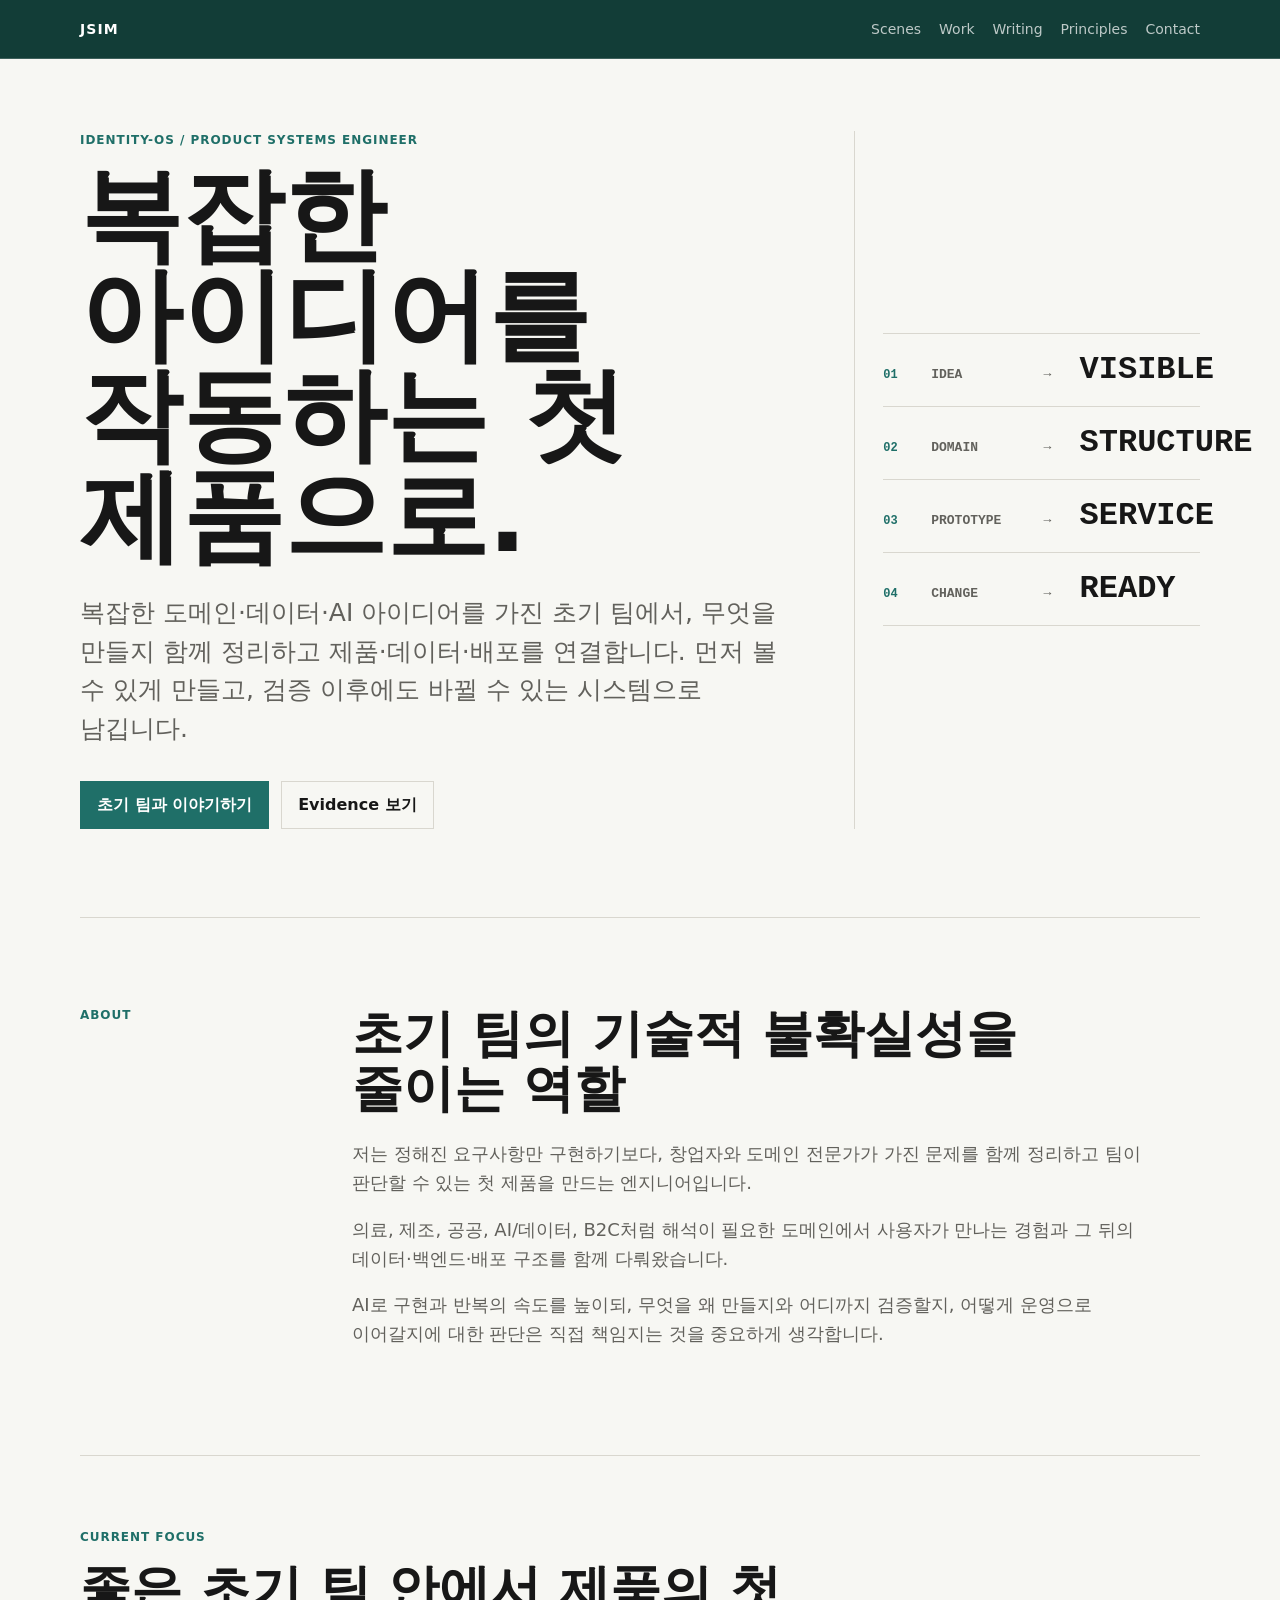
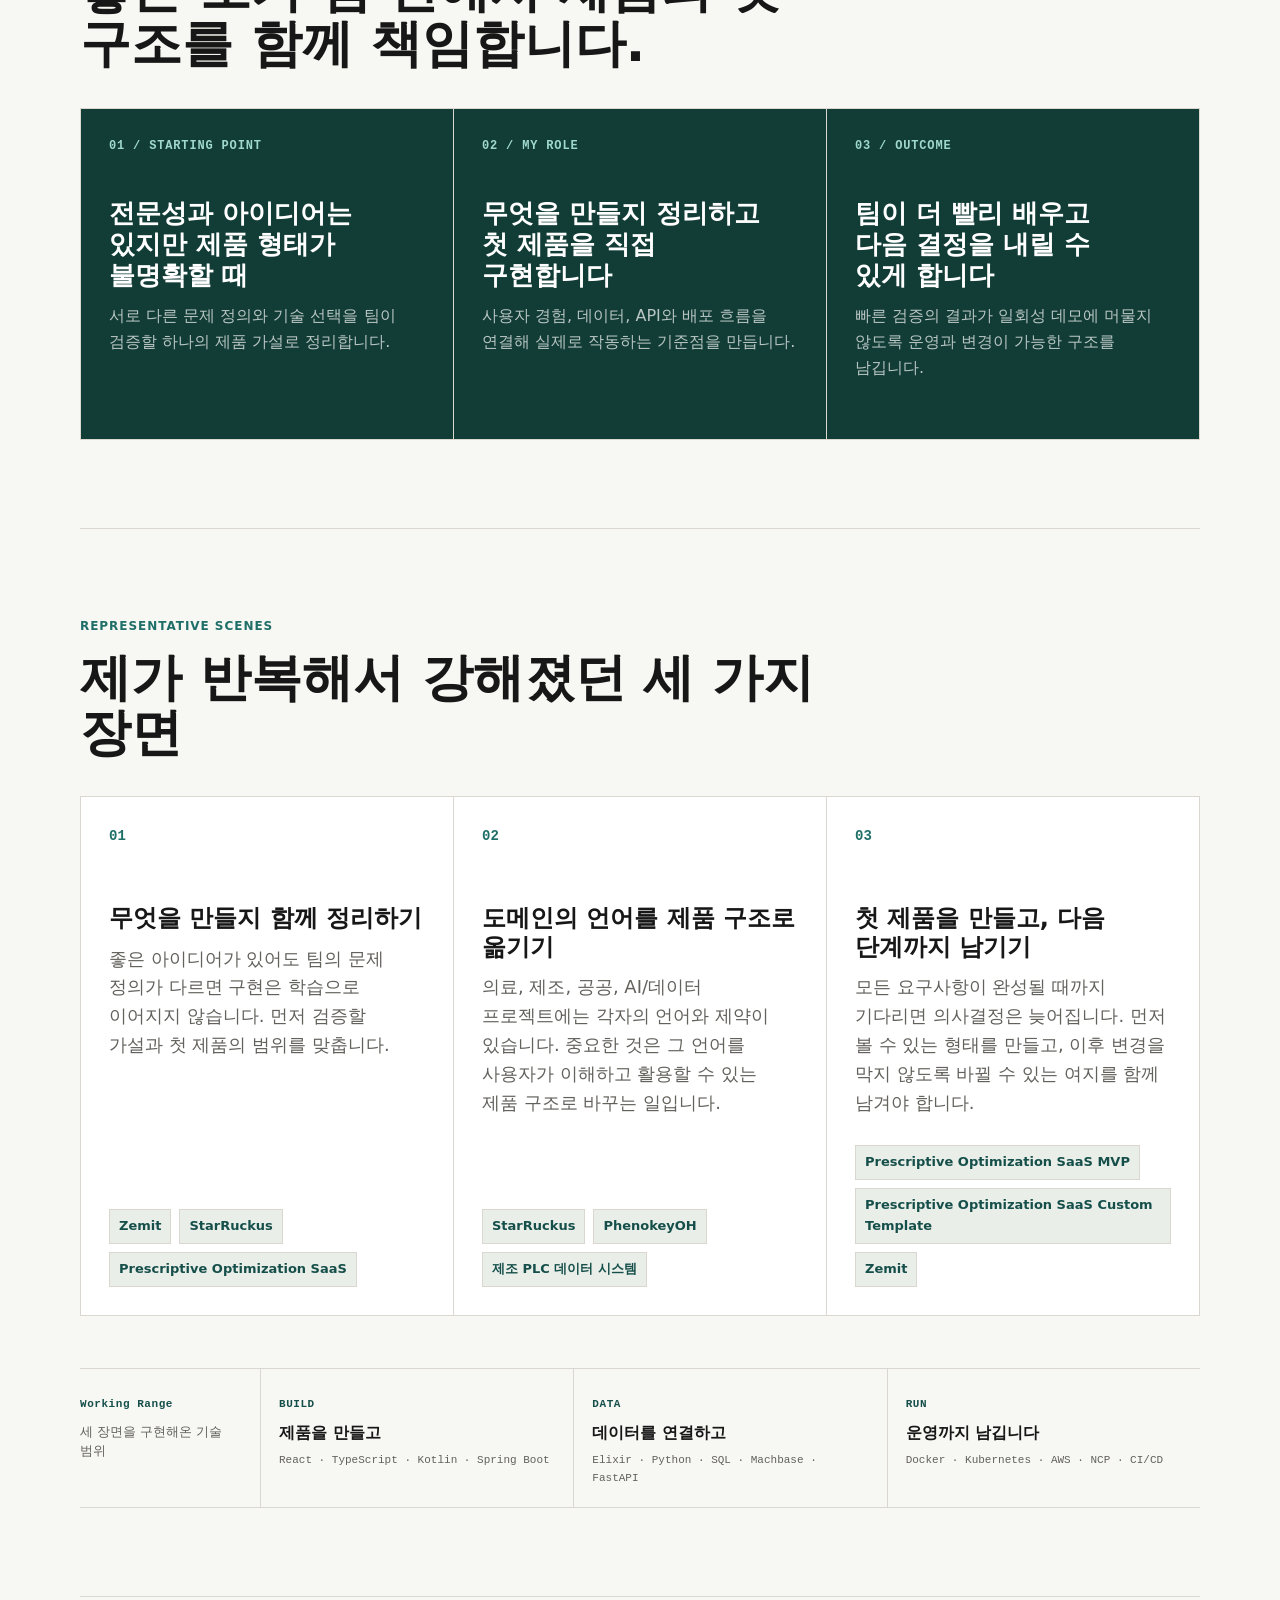
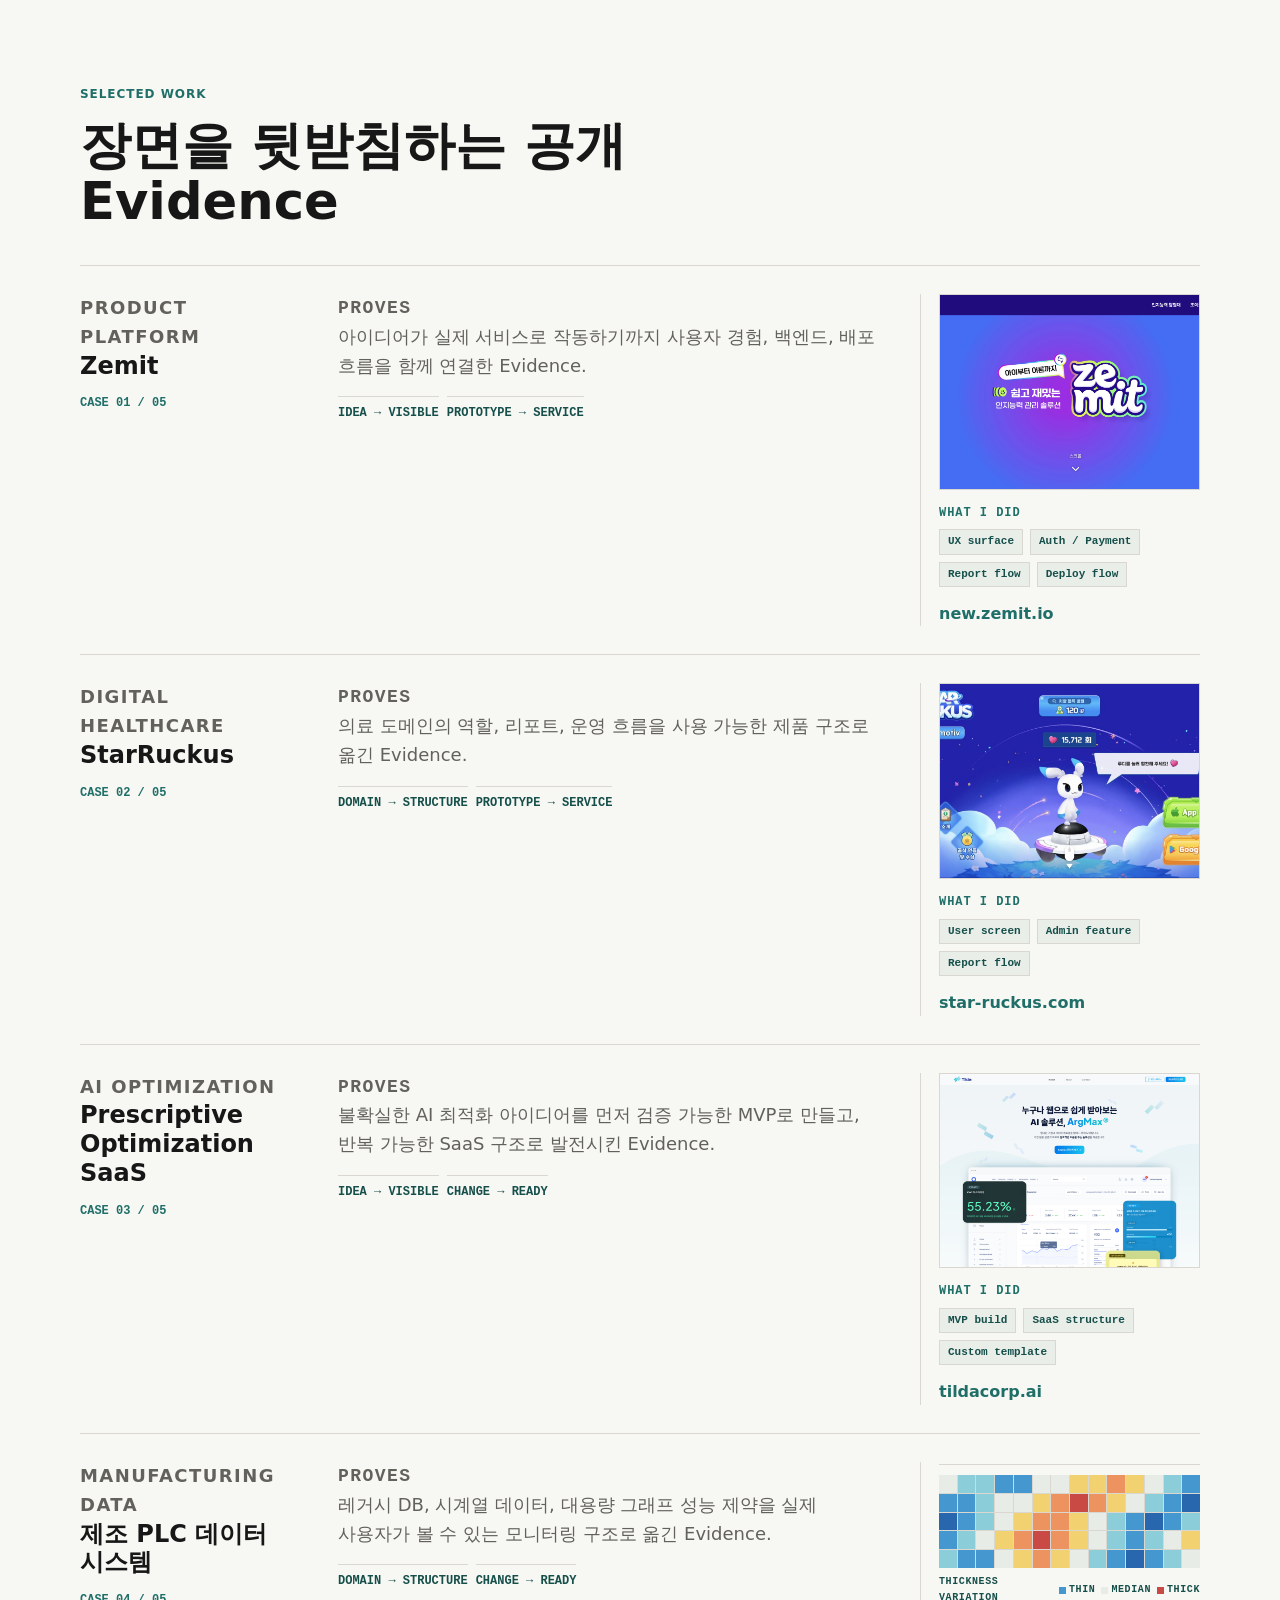
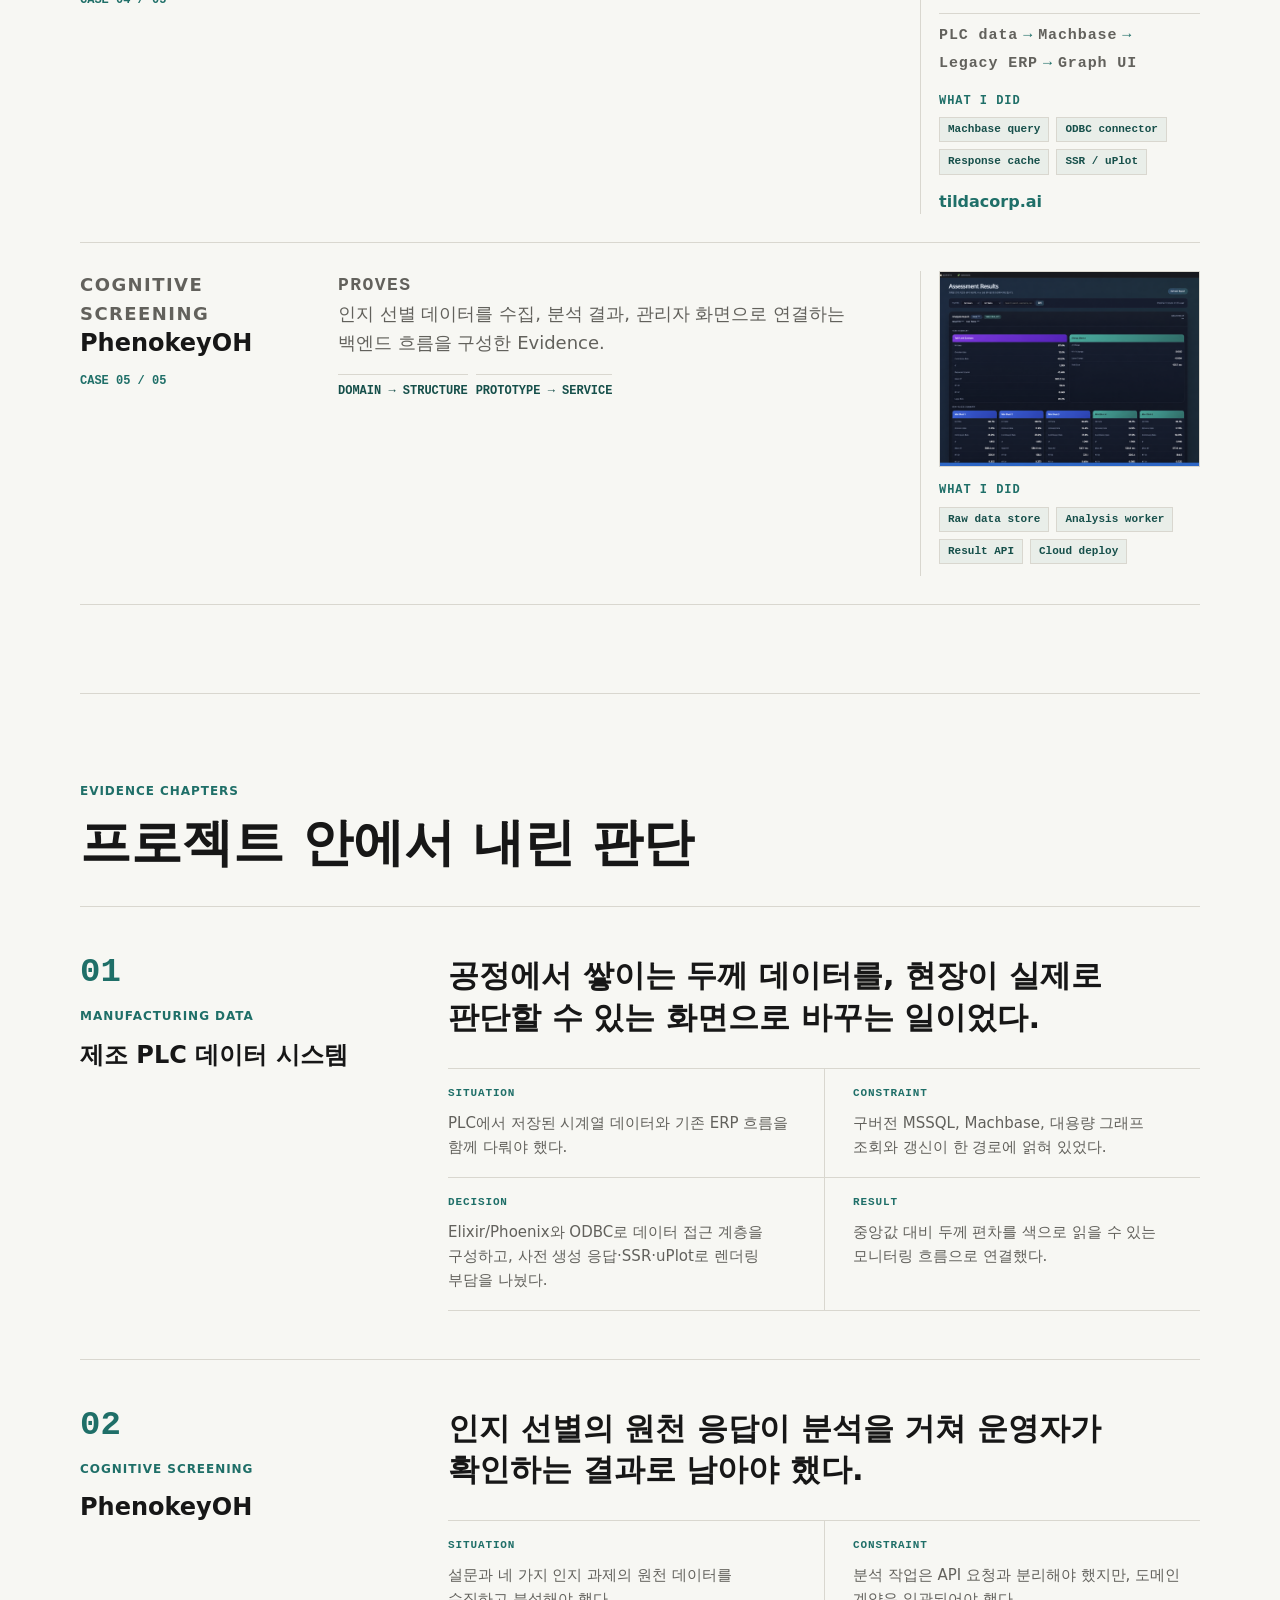
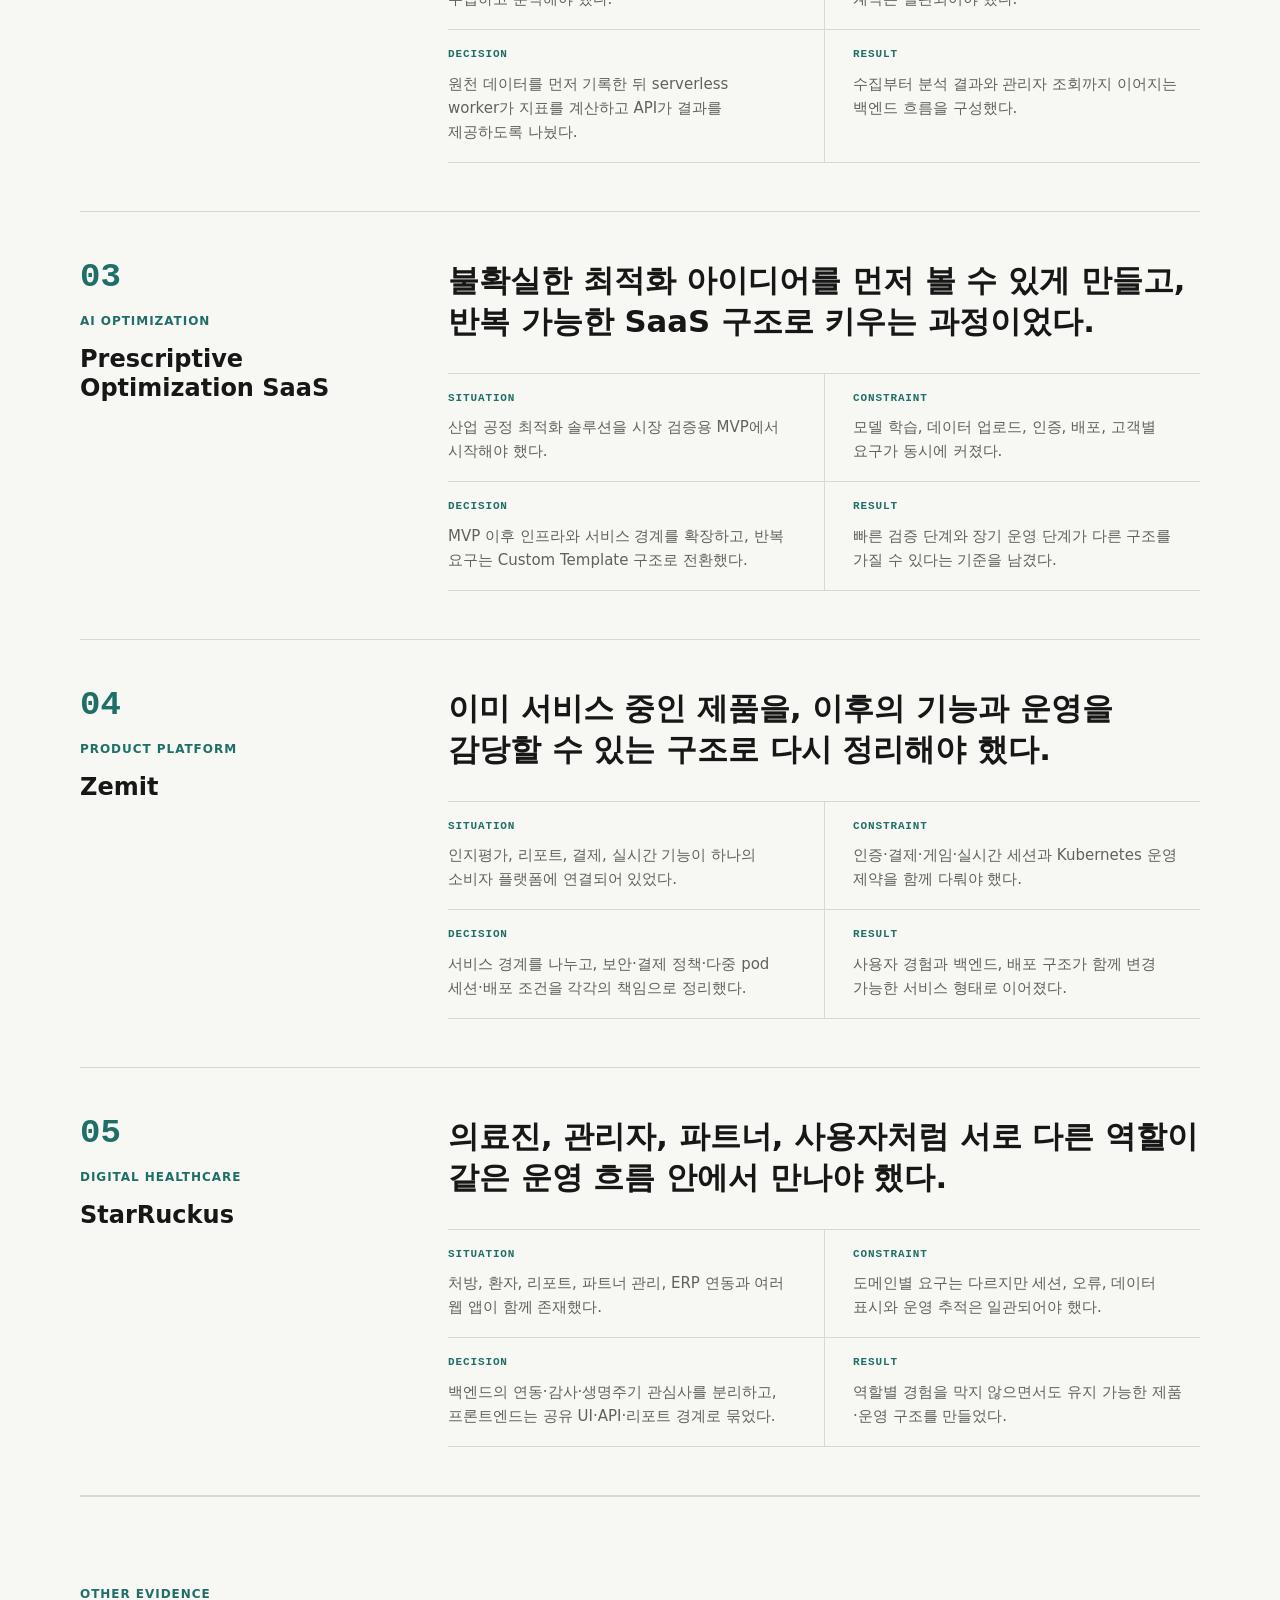
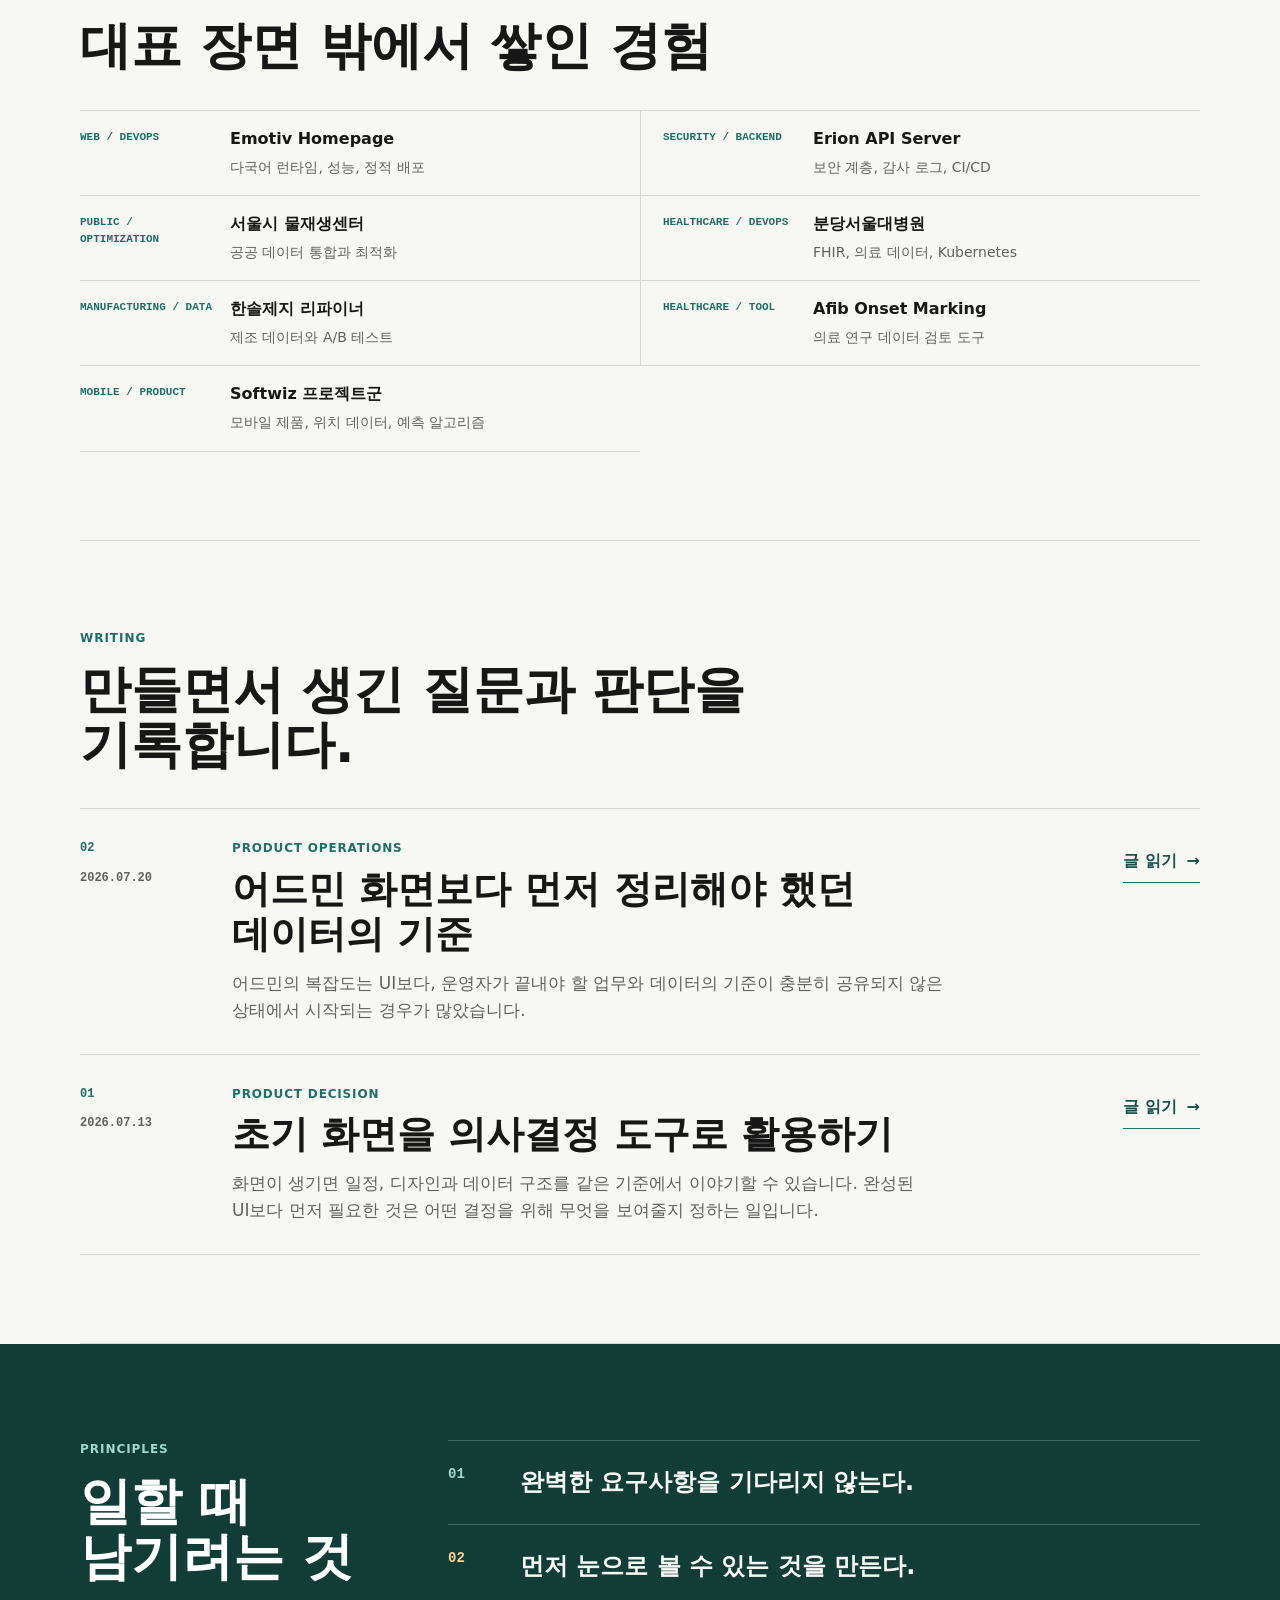
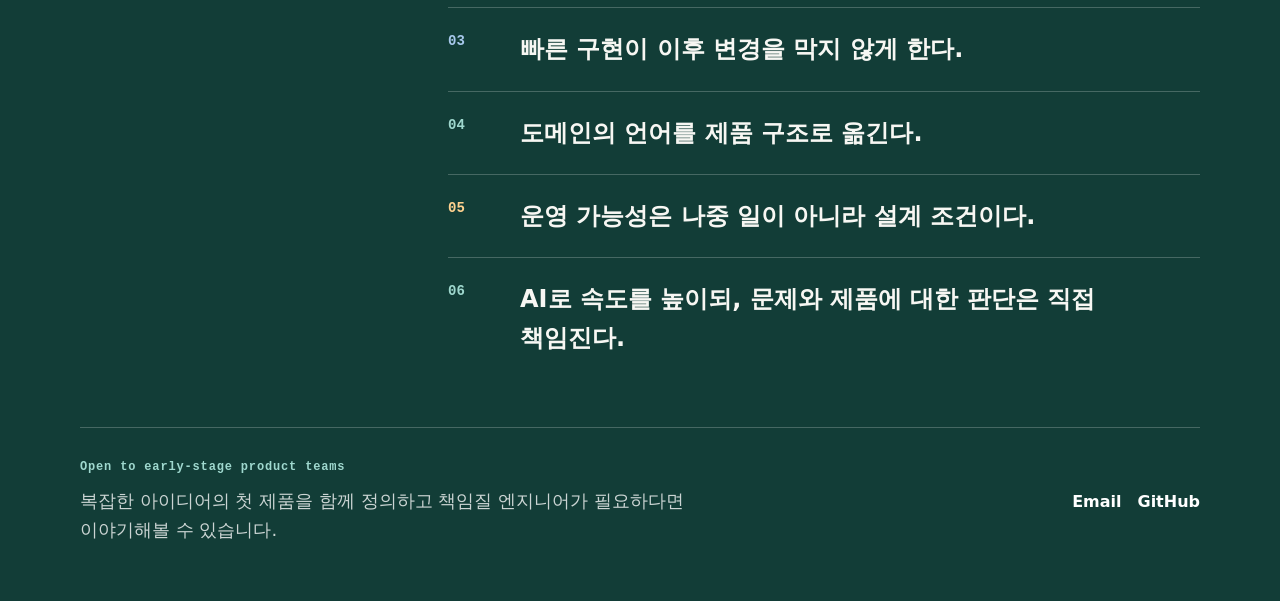
<file: index.html>
<!doctype html>
<html lang="ko">
  <head>
    <meta charset="utf-8" />
    <meta name="viewport" content="width=device-width, initial-scale=1" />
    <meta
      name="description"
      content="복잡한 도메인·데이터·AI 아이디어를 작동하는 첫 제품으로 전환하는 Product Systems Engineer"
    />
    <meta name="author" content="JSIM" />
    <meta name="robots" content="index, follow" />
    <meta name="theme-color" content="#123d37" />
    <meta property="og:type" content="website" />
    <meta property="og:locale" content="ko_KR" />
    <meta property="og:url" content="https://dev-zest.github.io/" />
    <meta property="og:title" content="JSIM | Product Systems Engineer" />
    <meta
      property="og:description"
      content="복잡한 아이디어를 팀이 판단할 수 있는 첫 제품으로 만들고, 검증 이후에도 이어갈 시스템으로 남깁니다."
    />
    <meta
      property="og:image"
      content="https://dev-zest.github.io/assets/og/portfolio-og.png"
    />
    <meta property="og:image:width" content="1200" />
    <meta property="og:image:height" content="630" />
    <meta
      property="og:image:alt"
      content="From complex ideas to working first products. JSIM Product Systems Engineer"
    />
    <meta name="twitter:card" content="summary_large_image" />
    <meta name="twitter:title" content="JSIM | Product Systems Engineer" />
    <meta
      name="twitter:description"
      content="복잡한 아이디어를 작동하는 첫 제품으로 전환하는 Product Systems Engineer"
    />
    <meta
      name="twitter:image"
      content="https://dev-zest.github.io/assets/og/portfolio-og.png"
    />
    <title>JSIM | Product Systems Engineer</title>
    <link rel="canonical" href="https://dev-zest.github.io/" />
    <link rel="icon" href="./favicon.svg" type="image/svg+xml" />
    <link rel="apple-touch-icon" href="./assets/profile-avatar.jpg" />
    <link rel="stylesheet" href="./styles.css" />
  </head>
  <body>
    <a class="skip-link" href="#top">본문으로 바로가기</a>
    <header class="site-header" aria-label="상단 내비게이션">
      <a class="brand" href="#top">JSIM</a>
      <nav class="nav" aria-label="페이지 섹션">
        <a href="#scenes">Scenes</a>
        <a href="#work">Work</a>
        <a href="#writing">Writing</a>
        <a href="#principles">Principles</a>
        <a href="#contact">Contact</a>
      </nav>
    </header>

    <main id="top" tabindex="-1">
      <section class="hero section">
        <div class="hero-copy">
          <p class="eyebrow">Identity-OS / Product Systems Engineer</p>
          <h1>복잡한 아이디어를 작동하는 첫 제품으로.</h1>
          <p class="hero-lead">
            복잡한 도메인·데이터·AI 아이디어를 가진 초기 팀에서, 무엇을 만들지
            함께 정리하고 제품·데이터·배포를 연결합니다. 먼저 볼 수 있게 만들고,
            검증 이후에도 바뀔 수 있는 시스템으로 남깁니다.
          </p>
          <div class="hero-actions" aria-label="주요 링크">
            <a class="button primary" href="#contact">초기 팀과 이야기하기</a>
            <a class="button" href="#work">Evidence 보기</a>
          </div>
        </div>
        <aside class="system-signature" aria-label="일하는 방식 시그니처">
          <div class="signature-row">
            <span class="signature-index">01</span>
            <span class="signature-from">IDEA</span>
            <span class="signature-arrow">→</span>
            <strong>VISIBLE</strong>
          </div>
          <div class="signature-row">
            <span class="signature-index">02</span>
            <span class="signature-from">DOMAIN</span>
            <span class="signature-arrow">→</span>
            <strong>STRUCTURE</strong>
          </div>
          <div class="signature-row">
            <span class="signature-index">03</span>
            <span class="signature-from">PROTOTYPE</span>
            <span class="signature-arrow">→</span>
            <strong>SERVICE</strong>
          </div>
          <div class="signature-row">
            <span class="signature-index">04</span>
            <span class="signature-from">CHANGE</span>
            <span class="signature-arrow">→</span>
            <strong>READY</strong>
          </div>
        </aside>
      </section>

      <section class="about section" aria-labelledby="about-title">
        <div class="section-label">About</div>
        <div class="about-copy">
          <h2 id="about-title">초기 팀의 기술적 불확실성을 줄이는 역할</h2>
          <p>
            저는 정해진 요구사항만 구현하기보다, 창업자와 도메인 전문가가 가진
            문제를 함께 정리하고 팀이 판단할 수 있는 첫 제품을 만드는 엔지니어입니다.
          </p>
          <p>
            의료, 제조, 공공, AI/데이터, B2C처럼 해석이 필요한 도메인에서 사용자가
            만나는 경험과 그 뒤의 데이터·백엔드·배포 구조를 함께 다뤄왔습니다.
          </p>
          <p>
            AI로 구현과 반복의 속도를 높이되, 무엇을 왜 만들지와 어디까지 검증할지,
            어떻게 운영으로 이어갈지에 대한 판단은 직접 책임지는 것을 중요하게 생각합니다.
          </p>
        </div>
      </section>

      <section class="focus section" aria-labelledby="focus-title">
        <div class="section-heading">
          <div class="section-label">Current Focus</div>
          <h2 id="focus-title">좋은 초기 팀 안에서 제품의 첫 구조를 함께 책임합니다.</h2>
        </div>
        <div class="focus-grid">
          <article class="focus-item">
            <span>01 / STARTING POINT</span>
            <h3>전문성과 아이디어는 있지만 제품 형태가 불명확할 때</h3>
            <p>서로 다른 문제 정의와 기술 선택을 팀이 검증할 하나의 제품 가설로 정리합니다.</p>
          </article>
          <article class="focus-item">
            <span>02 / MY ROLE</span>
            <h3>무엇을 만들지 정리하고 첫 제품을 직접 구현합니다</h3>
            <p>사용자 경험, 데이터, API와 배포 흐름을 연결해 실제로 작동하는 기준점을 만듭니다.</p>
          </article>
          <article class="focus-item">
            <span>03 / OUTCOME</span>
            <h3>팀이 더 빨리 배우고 다음 결정을 내릴 수 있게 합니다</h3>
            <p>빠른 검증의 결과가 일회성 데모에 머물지 않도록 운영과 변경이 가능한 구조를 남깁니다.</p>
          </article>
        </div>
      </section>

      <section id="scenes" class="section" aria-labelledby="scenes-title">
        <div class="section-heading">
          <div class="section-label">Representative Scenes</div>
          <h2 id="scenes-title">제가 반복해서 강해졌던 세 가지 장면</h2>
        </div>
        <div class="scene-list">
          <article class="scene">
            <div class="scene-number">01</div>
            <h3>무엇을 만들지 함께 정리하기</h3>
            <p>
              좋은 아이디어가 있어도 팀의 문제 정의가 다르면 구현은 학습으로
              이어지지 않습니다. 먼저 검증할 가설과 첫 제품의 범위를 맞춥니다.
            </p>
            <ul class="evidence-list" aria-label="대표 Evidence">
              <li>Zemit</li>
              <li>StarRuckus</li>
              <li>Prescriptive Optimization SaaS</li>
            </ul>
          </article>

          <article class="scene">
            <div class="scene-number">02</div>
            <h3>도메인의 언어를 제품 구조로 옮기기</h3>
            <p>
              의료, 제조, 공공, AI/데이터 프로젝트에는 각자의 언어와 제약이
              있습니다. 중요한 것은 그 언어를 사용자가 이해하고 활용할 수 있는
              제품 구조로 바꾸는 일입니다.
            </p>
            <ul class="evidence-list" aria-label="대표 Evidence">
              <li>StarRuckus</li>
              <li>PhenokeyOH</li>
              <li>제조 PLC 데이터 시스템</li>
            </ul>
          </article>

          <article class="scene">
            <div class="scene-number">03</div>
            <h3>첫 제품을 만들고, 다음 단계까지 남기기</h3>
            <p>
              모든 요구사항이 완성될 때까지 기다리면 의사결정은 늦어집니다.
              먼저 볼 수 있는 형태를 만들고, 이후 변경을 막지 않도록 바뀔 수
              있는 여지를 함께 남겨야 합니다.
            </p>
            <ul class="evidence-list" aria-label="대표 Evidence">
              <li>Prescriptive Optimization SaaS MVP</li>
              <li>Prescriptive Optimization SaaS Custom Template</li>
              <li>Zemit</li>
            </ul>
          </article>
        </div>
        <div id="toolkit" class="capability-rail" aria-label="세 장면을 구현해온 기술 범위">
          <div class="capability-label">
            <span>Working Range</span>
            <p>세 장면을 구현해온 기술 범위</p>
          </div>
          <div class="capability-item">
            <span>BUILD</span>
            <strong>제품을 만들고</strong>
            <p>React · TypeScript · Kotlin · Spring Boot</p>
          </div>
          <div class="capability-item">
            <span>DATA</span>
            <strong>데이터를 연결하고</strong>
            <p>Elixir · Python · SQL · Machbase · FastAPI</p>
          </div>
          <div class="capability-item">
            <span>RUN</span>
            <strong>운영까지 남깁니다</strong>
            <p>Docker · Kubernetes · AWS · NCP · CI/CD</p>
          </div>
        </div>
      </section>

      <section id="work" class="section" aria-labelledby="work-title">
        <div class="section-heading">
          <div class="section-label">Selected Work</div>
          <h2 id="work-title">장면을 뒷받침하는 공개 Evidence</h2>
        </div>
        <div class="work-list">
          <article class="work-item">
            <div class="work-head">
              <p class="work-meta">Product Platform</p>
              <h3>Zemit</h3>
              <span class="work-evidence">CASE 01 / 05</span>
            </div>
            <div class="work-proof">
              <p class="proof-label">Proves</p>
              <p>
                아이디어가 실제 서비스로 작동하기까지 사용자 경험, 백엔드,
                배포 흐름을 함께 연결한 Evidence.
              </p>
              <ul class="proof-tags" aria-label="증명하는 패턴">
                <li>IDEA → VISIBLE</li>
                <li>PROTOTYPE → SERVICE</li>
              </ul>
            </div>
            <div class="work-public-proof">
              <a
                class="work-preview"
                href="https://new.zemit.io/"
                target="_blank"
                rel="noopener noreferrer"
                aria-label="Zemit 공개 페이지 보기 (새 창)"
              >
                <img src="./assets/zemit-public.png" alt="Zemit 공개 페이지 캡처" />
              </a>
              <p class="public-proof-label">What I did</p>
              <ul class="role-tags" aria-label="Zemit에서 맡은 역할">
                <li>UX surface</li>
                <li>Auth / Payment</li>
                <li>Report flow</li>
                <li>Deploy flow</li>
              </ul>
              <a href="https://new.zemit.io/" target="_blank" rel="noopener noreferrer">
                new.zemit.io<span class="sr-only"> (새 창)</span>
              </a>
            </div>
          </article>

          <article class="work-item work-item-featured">
            <div class="work-head">
              <p class="work-meta">Digital Healthcare</p>
              <h3>StarRuckus</h3>
              <span class="work-evidence">CASE 02 / 05</span>
            </div>
            <div class="work-proof">
              <p class="proof-label">Proves</p>
              <p>
                의료 도메인의 역할, 리포트, 운영 흐름을 사용 가능한 제품
                구조로 옮긴 Evidence.
              </p>
              <ul class="proof-tags" aria-label="증명하는 패턴">
                <li>DOMAIN → STRUCTURE</li>
                <li>PROTOTYPE → SERVICE</li>
              </ul>
            </div>
            <div class="work-public-proof">
              <a
                class="work-preview"
                href="https://star-ruckus.com/"
                target="_blank"
                rel="noopener noreferrer"
                aria-label="StarRuckus 공개 페이지 보기 (새 창)"
              >
                <img
                  src="./assets/starruckus-public.jpg"
                  alt="StarRuckus 공개 페이지 캡처"
                />
              </a>
              <p class="public-proof-label">What I did</p>
              <ul class="role-tags" aria-label="StarRuckus에서 맡은 역할">
                <li>User screen</li>
                <li>Admin feature</li>
                <li>Report flow</li>
              </ul>
              <a href="https://star-ruckus.com/" target="_blank" rel="noopener noreferrer">
                star-ruckus.com<span class="sr-only"> (새 창)</span>
              </a>
            </div>
          </article>

          <article class="work-item">
            <div class="work-head">
              <p class="work-meta">AI Optimization</p>
              <h3>Prescriptive Optimization SaaS</h3>
              <span class="work-evidence">CASE 03 / 05</span>
            </div>
            <div class="work-proof">
              <p class="proof-label">Proves</p>
              <p>
                불확실한 AI 최적화 아이디어를 먼저 검증 가능한 MVP로 만들고,
                반복 가능한 SaaS 구조로 발전시킨 Evidence.
              </p>
              <ul class="proof-tags" aria-label="증명하는 패턴">
                <li>IDEA → VISIBLE</li>
                <li>CHANGE → READY</li>
              </ul>
            </div>
            <div class="work-public-proof">
              <div class="work-preview work-preview-top">
                <img
                  src="./assets/argmax-gdweb.png"
                  alt="ArgMax 공개 목업 화면"
                />
              </div>
              <p class="public-proof-label">What I did</p>
              <ul class="role-tags" aria-label="Prescriptive Optimization SaaS에서 맡은 역할">
                <li>MVP build</li>
                <li>SaaS structure</li>
                <li>Custom template</li>
              </ul>
              <a href="https://tildacorp.ai/" target="_blank" rel="noopener noreferrer">
                tildacorp.ai<span class="sr-only"> (새 창)</span>
              </a>
            </div>
          </article>

          <article class="work-item">
            <div class="work-head">
              <p class="work-meta">Manufacturing Data</p>
              <h3>제조 PLC 데이터 시스템</h3>
              <span class="work-evidence">CASE 04 / 05</span>
            </div>
            <div class="work-proof">
              <p class="proof-label">Proves</p>
              <p>
                레거시 DB, 시계열 데이터, 대용량 그래프 성능 제약을 실제
                사용자가 볼 수 있는 모니터링 구조로 옮긴 Evidence.
              </p>
              <ul class="proof-tags" aria-label="증명하는 패턴">
                <li>DOMAIN → STRUCTURE</li>
                <li>CHANGE → READY</li>
              </ul>
            </div>
            <div class="work-public-proof">
              <div class="flow-map" aria-label="제조 PLC 데이터 처리 흐름">
                <div class="thickness-map-wrap">
                  <div class="thickness-map" aria-hidden="true">
                    <span class="variation-mid"></span><span class="variation-cool-1"></span><span class="variation-cool-1"></span><span class="variation-cool-2"></span><span class="variation-cool-2"></span><span class="variation-mid"></span><span class="variation-mid"></span><span class="variation-warm-1"></span><span class="variation-warm-1"></span><span class="variation-warm-2"></span><span class="variation-warm-1"></span><span class="variation-mid"></span><span class="variation-cool-1"></span><span class="variation-cool-2"></span>
                    <span class="variation-cool-2"></span><span class="variation-cool-2"></span><span class="variation-cool-1"></span><span class="variation-mid"></span><span class="variation-mid"></span><span class="variation-warm-1"></span><span class="variation-warm-2"></span><span class="variation-warm-3"></span><span class="variation-warm-2"></span><span class="variation-warm-1"></span><span class="variation-mid"></span><span class="variation-cool-1"></span><span class="variation-cool-2"></span><span class="variation-cool-3"></span>
                    <span class="variation-cool-3"></span><span class="variation-cool-2"></span><span class="variation-cool-1"></span><span class="variation-mid"></span><span class="variation-warm-1"></span><span class="variation-warm-2"></span><span class="variation-warm-2"></span><span class="variation-warm-1"></span><span class="variation-mid"></span><span class="variation-cool-1"></span><span class="variation-cool-2"></span><span class="variation-cool-3"></span><span class="variation-cool-2"></span><span class="variation-cool-1"></span>
                    <span class="variation-cool-2"></span><span class="variation-cool-1"></span><span class="variation-mid"></span><span class="variation-warm-1"></span><span class="variation-warm-2"></span><span class="variation-warm-3"></span><span class="variation-warm-2"></span><span class="variation-warm-1"></span><span class="variation-mid"></span><span class="variation-cool-1"></span><span class="variation-cool-2"></span><span class="variation-cool-1"></span><span class="variation-mid"></span><span class="variation-warm-1"></span>
                    <span class="variation-cool-1"></span><span class="variation-cool-2"></span><span class="variation-cool-2"></span><span class="variation-mid"></span><span class="variation-warm-1"></span><span class="variation-warm-2"></span><span class="variation-warm-1"></span><span class="variation-mid"></span><span class="variation-cool-1"></span><span class="variation-cool-2"></span><span class="variation-cool-3"></span><span class="variation-cool-2"></span><span class="variation-cool-1"></span><span class="variation-mid"></span>
                  </div>
                  <div class="map-caption">
                    <span>THICKNESS VARIATION</span>
                    <div class="map-legend" aria-hidden="true">
                      <span class="legend-thin">THIN</span>
                      <span class="legend-mid">MEDIAN</span>
                      <span class="legend-thick">THICK</span>
                    </div>
                  </div>
                </div>
                <p class="flow-route">
                  <span>PLC data</span><i aria-hidden="true">→</i><span>Machbase</span><i aria-hidden="true">→</i><span>Legacy ERP</span><i aria-hidden="true">→</i><span>Graph UI</span>
                </p>
              </div>
              <p class="public-proof-label">What I did</p>
              <ul class="role-tags" aria-label="제조 PLC 데이터 시스템에서 맡은 역할">
                <li>Machbase query</li>
                <li>ODBC connector</li>
                <li>Response cache</li>
                <li>SSR / uPlot</li>
              </ul>
              <a href="https://tildacorp.ai/" target="_blank" rel="noopener noreferrer">
                tildacorp.ai<span class="sr-only"> (새 창)</span>
              </a>
            </div>
          </article>

          <article class="work-item">
            <div class="work-head">
              <p class="work-meta">Cognitive Screening</p>
              <h3>PhenokeyOH</h3>
              <span class="work-evidence">CASE 05 / 05</span>
            </div>
            <div class="work-proof">
              <p class="proof-label">Proves</p>
              <p>
                인지 선별 데이터를 수집, 분석 결과, 관리자 화면으로 연결하는
                백엔드 흐름을 구성한 Evidence.
              </p>
              <ul class="proof-tags" aria-label="증명하는 패턴">
                <li>DOMAIN → STRUCTURE</li>
                <li>PROTOTYPE → SERVICE</li>
              </ul>
            </div>
            <div class="work-public-proof">
              <div class="work-preview work-preview-top">
                <img
                  src="./assets/phenokeyoh-results.png"
                  alt="PhenokeyOH 인지 선별 분석 결과 화면"
                />
              </div>
              <p class="public-proof-label">What I did</p>
              <ul class="role-tags" aria-label="PhenokeyOH에서 맡은 역할">
                <li>Raw data store</li>
                <li>Analysis worker</li>
                <li>Result API</li>
                <li>Cloud deploy</li>
              </ul>
            </div>
          </article>
        </div>
      </section>

      <section id="chapters" class="chapters section" aria-labelledby="chapters-title">
        <div class="section-heading">
          <div class="section-label">Evidence Chapters</div>
          <h2 id="chapters-title">프로젝트 안에서 내린 판단</h2>
        </div>

        <div class="chapter-list">
          <article class="evidence-chapter">
            <div class="chapter-meta">
              <p class="chapter-index">01</p>
              <p class="work-meta">Manufacturing Data</p>
              <h3>제조 PLC 데이터 시스템</h3>
            </div>
            <div class="chapter-content">
              <p class="chapter-lead">
                공정에서 쌓이는 두께 데이터를, 현장이 실제로 판단할 수 있는
                화면으로 바꾸는 일이었다.
              </p>
              <dl class="chapter-details">
                <div>
                  <dt>Situation</dt>
                  <dd>PLC에서 저장된 시계열 데이터와 기존 ERP 흐름을 함께 다뤄야 했다.</dd>
                </div>
                <div>
                  <dt>Constraint</dt>
                  <dd>구버전 MSSQL, Machbase, 대용량 그래프 조회와 갱신이 한 경로에 얽혀 있었다.</dd>
                </div>
                <div>
                  <dt>Decision</dt>
                  <dd>Elixir/Phoenix와 ODBC로 데이터 접근 계층을 구성하고, 사전 생성 응답·SSR·uPlot로 렌더링 부담을 나눴다.</dd>
                </div>
                <div>
                  <dt>Result</dt>
                  <dd>중앙값 대비 두께 편차를 색으로 읽을 수 있는 모니터링 흐름으로 연결했다.</dd>
                </div>
              </dl>
            </div>
          </article>

          <article class="evidence-chapter">
            <div class="chapter-meta">
              <p class="chapter-index">02</p>
              <p class="work-meta">Cognitive Screening</p>
              <h3>PhenokeyOH</h3>
            </div>
            <div class="chapter-content">
              <p class="chapter-lead">
                인지 선별의 원천 응답이 분석을 거쳐 운영자가 확인하는 결과로 남아야 했다.
              </p>
              <dl class="chapter-details">
                <div>
                  <dt>Situation</dt>
                  <dd>설문과 네 가지 인지 과제의 원천 데이터를 수집하고 분석해야 했다.</dd>
                </div>
                <div>
                  <dt>Constraint</dt>
                  <dd>분석 작업은 API 요청과 분리해야 했지만, 도메인 계약은 일관되어야 했다.</dd>
                </div>
                <div>
                  <dt>Decision</dt>
                  <dd>원천 데이터를 먼저 기록한 뒤 serverless worker가 지표를 계산하고 API가 결과를 제공하도록 나눴다.</dd>
                </div>
                <div>
                  <dt>Result</dt>
                  <dd>수집부터 분석 결과와 관리자 조회까지 이어지는 백엔드 흐름을 구성했다.</dd>
                </div>
              </dl>
            </div>
          </article>

          <article class="evidence-chapter">
            <div class="chapter-meta">
              <p class="chapter-index">03</p>
              <p class="work-meta">AI Optimization</p>
              <h3>Prescriptive Optimization SaaS</h3>
            </div>
            <div class="chapter-content">
              <p class="chapter-lead">
                불확실한 최적화 아이디어를 먼저 볼 수 있게 만들고, 반복 가능한 SaaS 구조로 키우는 과정이었다.
              </p>
              <dl class="chapter-details">
                <div>
                  <dt>Situation</dt>
                  <dd>산업 공정 최적화 솔루션을 시장 검증용 MVP에서 시작해야 했다.</dd>
                </div>
                <div>
                  <dt>Constraint</dt>
                  <dd>모델 학습, 데이터 업로드, 인증, 배포, 고객별 요구가 동시에 커졌다.</dd>
                </div>
                <div>
                  <dt>Decision</dt>
                  <dd>MVP 이후 인프라와 서비스 경계를 확장하고, 반복 요구는 Custom Template 구조로 전환했다.</dd>
                </div>
                <div>
                  <dt>Result</dt>
                  <dd>빠른 검증 단계와 장기 운영 단계가 다른 구조를 가질 수 있다는 기준을 남겼다.</dd>
                </div>
              </dl>
            </div>
          </article>

          <article class="evidence-chapter">
            <div class="chapter-meta">
              <p class="chapter-index">04</p>
              <p class="work-meta">Product Platform</p>
              <h3>Zemit</h3>
            </div>
            <div class="chapter-content">
              <p class="chapter-lead">
                이미 서비스 중인 제품을, 이후의 기능과 운영을 감당할 수 있는 구조로 다시 정리해야 했다.
              </p>
              <dl class="chapter-details">
                <div>
                  <dt>Situation</dt>
                  <dd>인지평가, 리포트, 결제, 실시간 기능이 하나의 소비자 플랫폼에 연결되어 있었다.</dd>
                </div>
                <div>
                  <dt>Constraint</dt>
                  <dd>인증·결제·게임·실시간 세션과 Kubernetes 운영 제약을 함께 다뤄야 했다.</dd>
                </div>
                <div>
                  <dt>Decision</dt>
                  <dd>서비스 경계를 나누고, 보안·결제 정책·다중 pod 세션·배포 조건을 각각의 책임으로 정리했다.</dd>
                </div>
                <div>
                  <dt>Result</dt>
                  <dd>사용자 경험과 백엔드, 배포 구조가 함께 변경 가능한 서비스 형태로 이어졌다.</dd>
                </div>
              </dl>
            </div>
          </article>

          <article class="evidence-chapter">
            <div class="chapter-meta">
              <p class="chapter-index">05</p>
              <p class="work-meta">Digital Healthcare</p>
              <h3>StarRuckus</h3>
            </div>
            <div class="chapter-content">
              <p class="chapter-lead">
                의료진, 관리자, 파트너, 사용자처럼 서로 다른 역할이 같은 운영 흐름 안에서 만나야 했다.
              </p>
              <dl class="chapter-details">
                <div>
                  <dt>Situation</dt>
                  <dd>처방, 환자, 리포트, 파트너 관리, ERP 연동과 여러 웹 앱이 함께 존재했다.</dd>
                </div>
                <div>
                  <dt>Constraint</dt>
                  <dd>도메인별 요구는 다르지만 세션, 오류, 데이터 표시와 운영 추적은 일관되어야 했다.</dd>
                </div>
                <div>
                  <dt>Decision</dt>
                  <dd>백엔드의 연동·감사·생명주기 관심사를 분리하고, 프론트엔드는 공유 UI·API·리포트 경계로 묶었다.</dd>
                </div>
                <div>
                  <dt>Result</dt>
                  <dd>역할별 경험을 막지 않으면서도 유지 가능한 제품·운영 구조를 만들었다.</dd>
                </div>
              </dl>
            </div>
          </article>
        </div>
      </section>

      <section id="other-evidence" class="other-evidence section" aria-labelledby="other-evidence-title">
        <div class="section-heading">
          <div class="section-label">Other Evidence</div>
          <h2 id="other-evidence-title">대표 장면 밖에서 쌓인 경험</h2>
        </div>
        <ul class="other-evidence-list">
          <li><span>WEB / DEVOPS</span><strong>Emotiv Homepage</strong><p>다국어 런타임, 성능, 정적 배포</p></li>
          <li><span>SECURITY / BACKEND</span><strong>Erion API Server</strong><p>보안 계층, 감사 로그, CI/CD</p></li>
          <li><span>PUBLIC / OPTIMIZATION</span><strong>서울시 물재생센터</strong><p>공공 데이터 통합과 최적화</p></li>
          <li><span>HEALTHCARE / DEVOPS</span><strong>분당서울대병원</strong><p>FHIR, 의료 데이터, Kubernetes</p></li>
          <li><span>MANUFACTURING / DATA</span><strong>한솔제지 리파이너</strong><p>제조 데이터와 A/B 테스트</p></li>
          <li><span>HEALTHCARE / TOOL</span><strong>Afib Onset Marking</strong><p>의료 연구 데이터 검토 도구</p></li>
          <li><span>MOBILE / PRODUCT</span><strong>Softwiz 프로젝트군</strong><p>모바일 제품, 위치 데이터, 예측 알고리즘</p></li>
        </ul>
      </section>

      <section id="writing" class="writing section" aria-labelledby="writing-title">
        <div class="section-heading">
          <div class="section-label">Writing</div>
          <h2 id="writing-title">만들면서 생긴 질문과 판단을 기록합니다.</h2>
        </div>
        <article class="writing-card">
          <div class="writing-meta">
            <span>02</span>
            <time datetime="2026-07-20">2026.07.20</time>
          </div>
          <div class="writing-copy">
            <p>Product Operations</p>
            <h3>어드민 화면보다 먼저 정리해야 했던 데이터의 기준</h3>
            <p>
              어드민의 복잡도는 UI보다, 운영자가 끝내야 할 업무와 데이터의 기준이
              충분히 공유되지 않은 상태에서 시작되는 경우가 많았습니다.
            </p>
          </div>
          <a class="writing-link" href="./writing/admin-data-rules.html">
            글 읽기 <span aria-hidden="true">→</span>
          </a>
        </article>
        <article class="writing-card">
          <div class="writing-meta">
            <span>01</span>
            <time datetime="2026-07-13">2026.07.13</time>
          </div>
          <div class="writing-copy">
            <p>Product Decision</p>
            <h3>초기 화면을 의사결정 도구로 활용하기</h3>
            <p>
              화면이 생기면 일정, 디자인과 데이터 구조를 같은 기준에서 이야기할 수 있습니다.
              완성된 UI보다 먼저 필요한 것은 어떤 결정을 위해 무엇을 보여줄지 정하는 일입니다.
            </p>
          </div>
          <a class="writing-link" href="./writing/early-interface-decision-tool.html">
            글 읽기 <span aria-hidden="true">→</span>
          </a>
        </article>
      </section>

      <section id="principles" class="principles" aria-labelledby="principles-title">
        <div class="principles-inner">
          <div class="principles-heading">
            <div class="section-label">Principles</div>
            <h2 id="principles-title">일할 때 남기려는 것</h2>
          </div>
          <ol class="principle-list">
            <li>완벽한 요구사항을 기다리지 않는다.</li>
            <li>먼저 눈으로 볼 수 있는 것을 만든다.</li>
            <li>빠른 구현이 이후 변경을 막지 않게 한다.</li>
            <li>도메인의 언어를 제품 구조로 옮긴다.</li>
            <li>운영 가능성은 나중 일이 아니라 설계 조건이다.</li>
            <li>AI로 속도를 높이되, 문제와 제품에 대한 판단은 직접 책임진다.</li>
          </ol>
          <footer id="contact" class="site-footer">
            <div>
              <span class="footer-kicker">Open to early-stage product teams</span>
              <p>복잡한 아이디어의 첫 제품을 함께 정의하고 책임질 엔지니어가 필요하다면 이야기해볼 수 있습니다.</p>
            </div>
            <div class="footer-links">
              <a href="mailto:soos7165@gmail.com">Email</a>
              <a href="https://github.com/dev-zest" target="_blank" rel="noopener noreferrer">
                GitHub<span class="sr-only"> (새 창)</span>
              </a>
            </div>
          </footer>
        </div>
      </section>
    </main>
  </body>
</html>
</file>
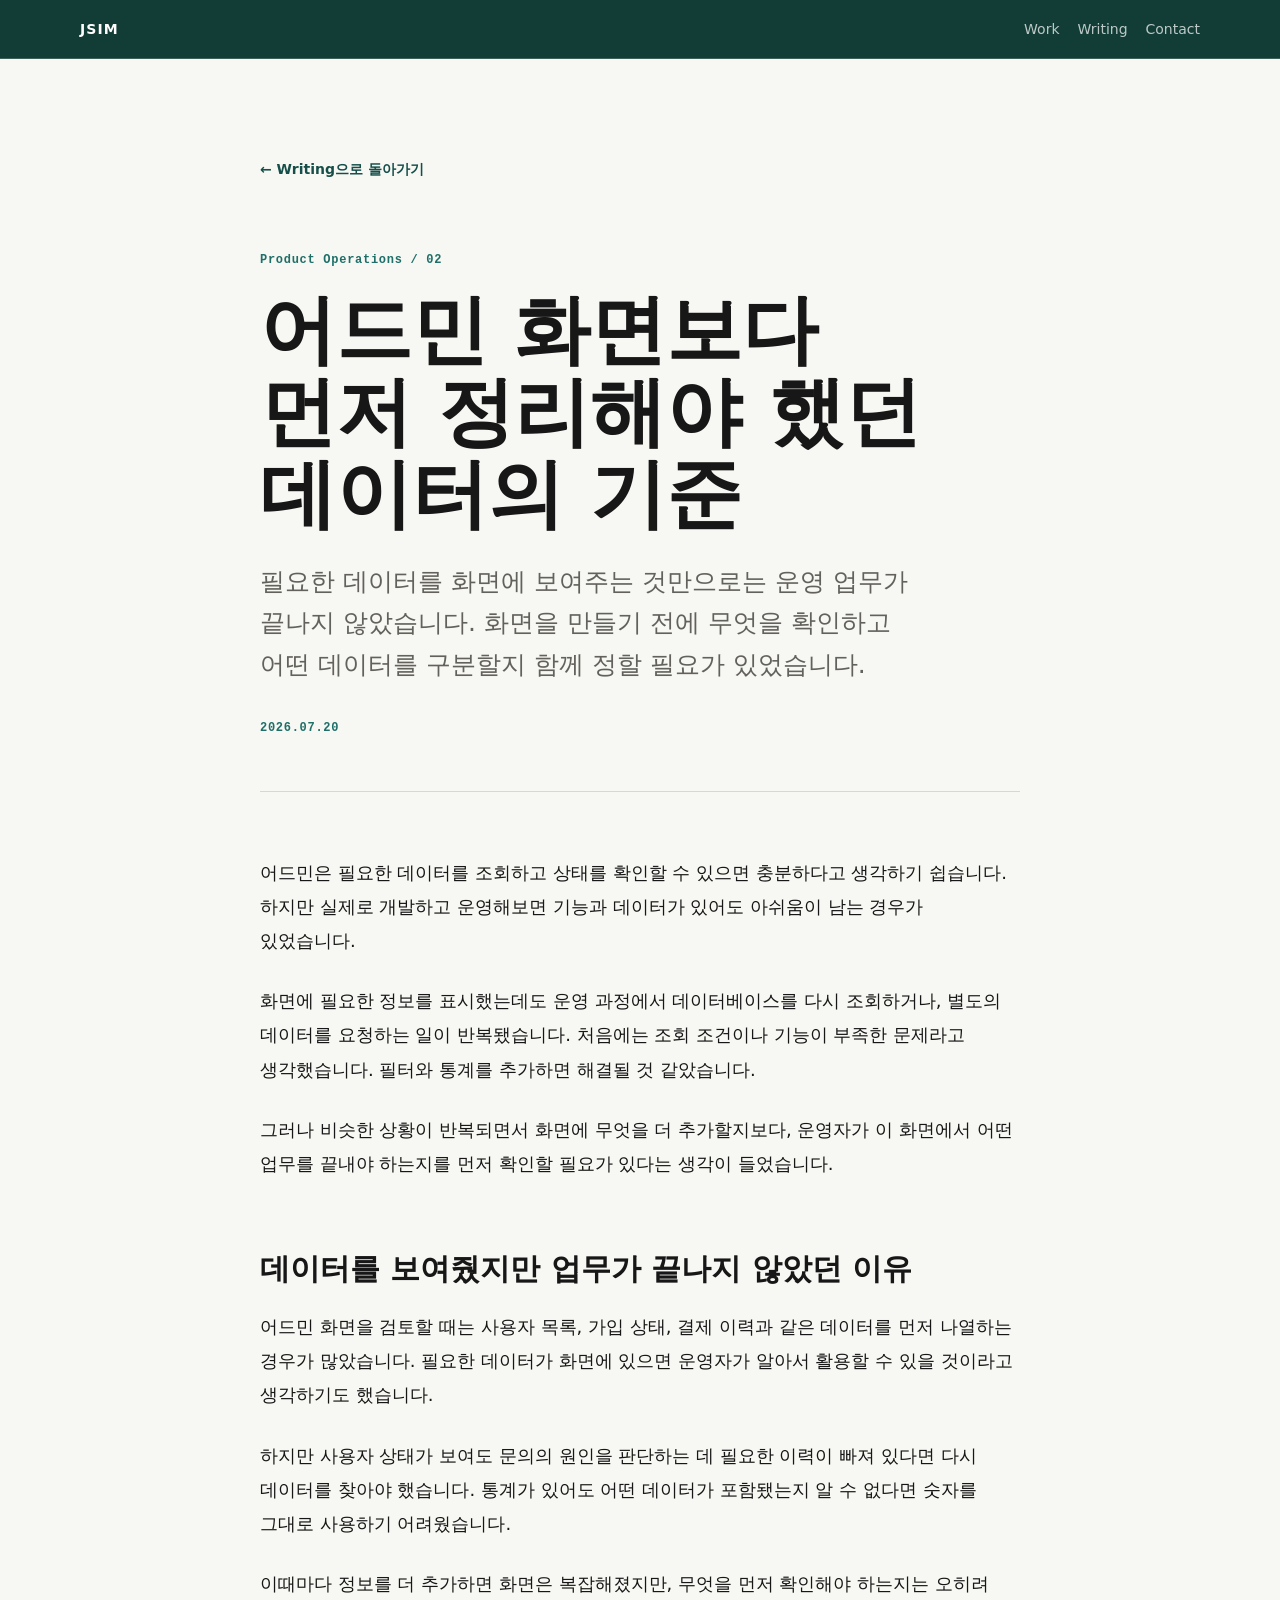
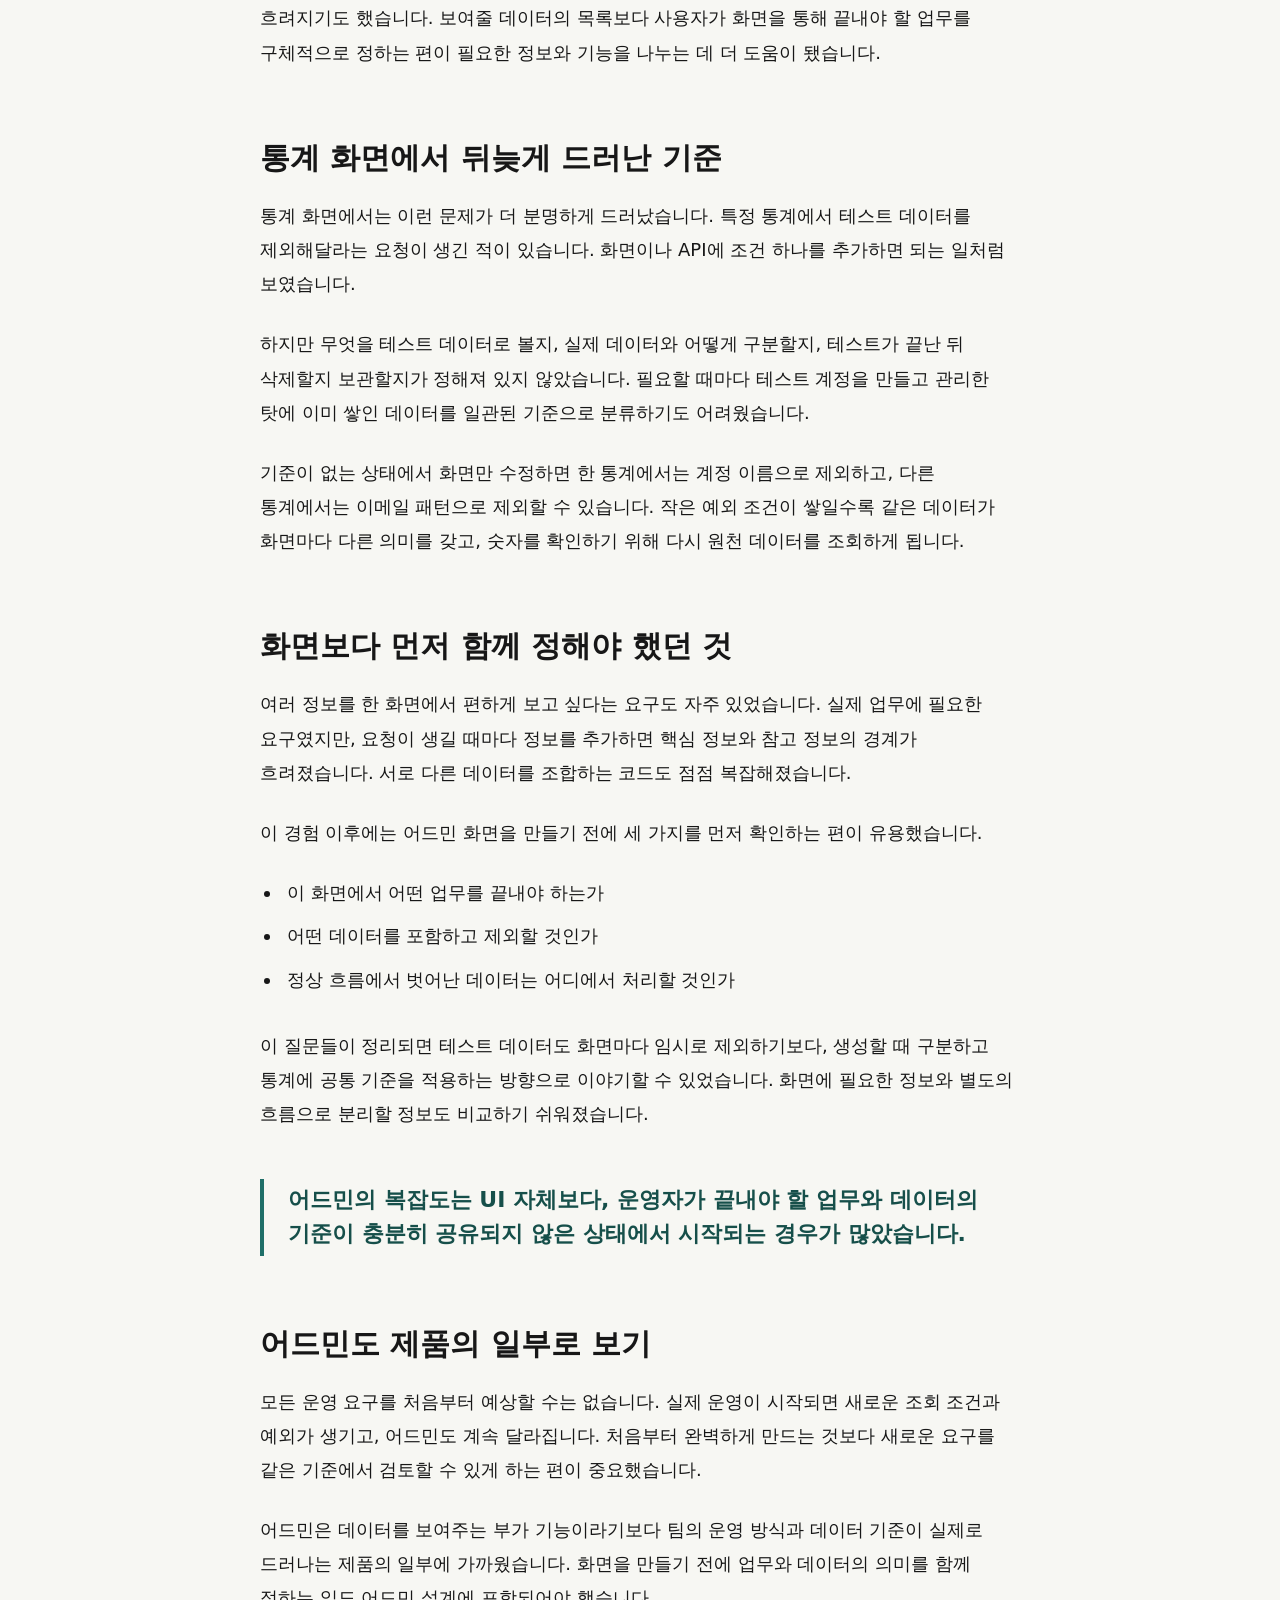
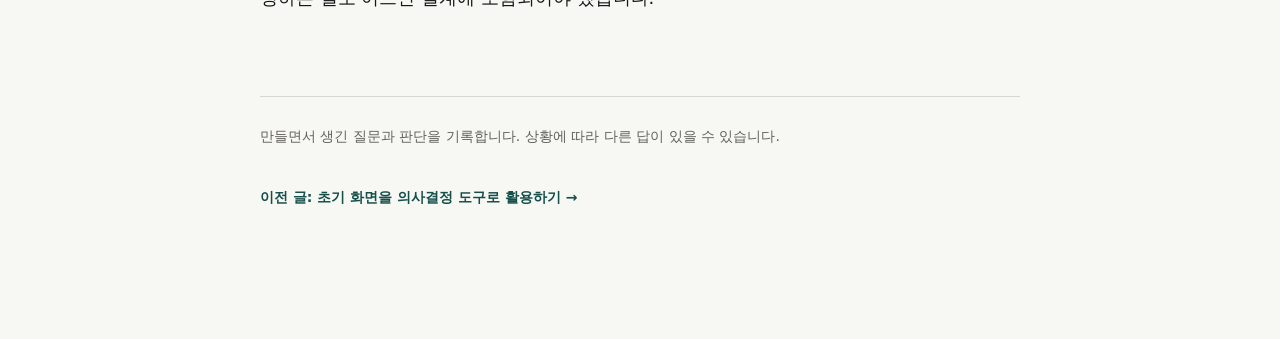
<file: writing/admin-data-rules.html>
<!doctype html>
<html lang="ko">
  <head>
    <meta charset="utf-8" />
    <meta name="viewport" content="width=device-width, initial-scale=1" />
    <meta
      name="description"
      content="어드민 화면을 만들기 전에 운영 업무, 데이터의 포함·제외 기준과 예외 처리 위치를 먼저 정리해야 했던 경험을 다룹니다."
    />
    <meta name="author" content="JSIM" />
    <meta name="theme-color" content="#123d37" />
    <meta property="og:type" content="article" />
    <meta property="og:locale" content="ko_KR" />
    <meta
      property="og:url"
      content="https://dev-zest.github.io/writing/admin-data-rules.html"
    />
    <meta
      property="og:title"
      content="어드민 화면보다 먼저 정리해야 했던 데이터의 기준 | JSIM"
    />
    <meta
      property="og:description"
      content="어드민의 복잡도는 UI보다 운영 업무와 데이터 기준이 공유되지 않은 상태에서 시작되는 경우가 많았습니다."
    />
    <meta
      property="og:image"
      content="https://dev-zest.github.io/assets/og/admin-data-rules-og.png"
    />
    <meta property="og:image:width" content="1200" />
    <meta property="og:image:height" content="630" />
    <meta
      property="og:image:alt"
      content="어드민 화면보다 먼저 정리해야 했던 데이터의 기준"
    />
    <meta name="twitter:card" content="summary_large_image" />
    <meta
      name="twitter:image"
      content="https://dev-zest.github.io/assets/og/admin-data-rules-og.png"
    />
    <title>어드민 화면보다 먼저 정리해야 했던 데이터의 기준 | JSIM</title>
    <link
      rel="canonical"
      href="https://dev-zest.github.io/writing/admin-data-rules.html"
    />
    <link rel="icon" href="../favicon.svg" type="image/svg+xml" />
    <link rel="stylesheet" href="../styles.css" />
  </head>
  <body>
    <a class="skip-link" href="#article">본문으로 바로가기</a>
    <header class="site-header" aria-label="상단 내비게이션">
      <a class="brand" href="../index.html">JSIM</a>
      <nav class="nav" aria-label="페이지 섹션">
        <a href="../index.html#work">Work</a>
        <a href="../index.html#writing">Writing</a>
        <a href="../index.html#contact">Contact</a>
      </nav>
    </header>

    <main id="article" class="article-page" tabindex="-1">
      <a class="article-back" href="../index.html#writing">← Writing으로 돌아가기</a>

      <article>
        <header class="article-header">
          <span class="article-category">Product Operations / 02</span>
          <h1 class="article-title">어드민 화면보다 먼저 정리해야 했던 데이터의 기준</h1>
          <p class="article-lead">
            필요한 데이터를 화면에 보여주는 것만으로는 운영 업무가 끝나지 않았습니다.
            화면을 만들기 전에 무엇을 확인하고 어떤 데이터를 구분할지 함께 정할 필요가 있었습니다.
          </p>
          <time class="article-date" datetime="2026-07-20">2026.07.20</time>
        </header>

        <div class="article-body">
          <p>
            어드민은 필요한 데이터를 조회하고 상태를 확인할 수 있으면 충분하다고 생각하기
            쉽습니다. 하지만 실제로 개발하고 운영해보면 기능과 데이터가 있어도 아쉬움이
            남는 경우가 있었습니다.
          </p>

          <p>
            화면에 필요한 정보를 표시했는데도 운영 과정에서 데이터베이스를 다시 조회하거나,
            별도의 데이터를 요청하는 일이 반복됐습니다. 처음에는 조회 조건이나 기능이
            부족한 문제라고 생각했습니다. 필터와 통계를 추가하면 해결될 것 같았습니다.
          </p>

          <p>
            그러나 비슷한 상황이 반복되면서 화면에 무엇을 더 추가할지보다, 운영자가 이
            화면에서 어떤 업무를 끝내야 하는지를 먼저 확인할 필요가 있다는 생각이
            들었습니다.
          </p>

          <h2>데이터를 보여줬지만 업무가 끝나지 않았던 이유</h2>

          <p>
            어드민 화면을 검토할 때는 사용자 목록, 가입 상태, 결제 이력과 같은 데이터를
            먼저 나열하는 경우가 많았습니다. 필요한 데이터가 화면에 있으면 운영자가 알아서
            활용할 수 있을 것이라고 생각하기도 했습니다.
          </p>

          <p>
            하지만 사용자 상태가 보여도 문의의 원인을 판단하는 데 필요한 이력이 빠져 있다면
            다시 데이터를 찾아야 했습니다. 통계가 있어도 어떤 데이터가 포함됐는지 알 수
            없다면 숫자를 그대로 사용하기 어려웠습니다.
          </p>

          <p>
            이때마다 정보를 더 추가하면 화면은 복잡해졌지만, 무엇을 먼저 확인해야 하는지는
            오히려 흐려지기도 했습니다. 보여줄 데이터의 목록보다 사용자가 화면을 통해 끝내야
            할 업무를 구체적으로 정하는 편이 필요한 정보와 기능을 나누는 데 더 도움이
            됐습니다.
          </p>

          <h2>통계 화면에서 뒤늦게 드러난 기준</h2>

          <p>
            통계 화면에서는 이런 문제가 더 분명하게 드러났습니다. 특정 통계에서 테스트
            데이터를 제외해달라는 요청이 생긴 적이 있습니다. 화면이나 API에 조건 하나를
            추가하면 되는 일처럼 보였습니다.
          </p>

          <p>
            하지만 무엇을 테스트 데이터로 볼지, 실제 데이터와 어떻게 구분할지, 테스트가
            끝난 뒤 삭제할지 보관할지가 정해져 있지 않았습니다. 필요할 때마다 테스트 계정을
            만들고 관리한 탓에 이미 쌓인 데이터를 일관된 기준으로 분류하기도 어려웠습니다.
          </p>

          <p>
            기준이 없는 상태에서 화면만 수정하면 한 통계에서는 계정 이름으로 제외하고,
            다른 통계에서는 이메일 패턴으로 제외할 수 있습니다. 작은 예외 조건이 쌓일수록
            같은 데이터가 화면마다 다른 의미를 갖고, 숫자를 확인하기 위해 다시 원천 데이터를
            조회하게 됩니다.
          </p>

          <h2>화면보다 먼저 함께 정해야 했던 것</h2>

          <p>
            여러 정보를 한 화면에서 편하게 보고 싶다는 요구도 자주 있었습니다. 실제 업무에
            필요한 요구였지만, 요청이 생길 때마다 정보를 추가하면 핵심 정보와 참고 정보의
            경계가 흐려졌습니다. 서로 다른 데이터를 조합하는 코드도 점점 복잡해졌습니다.
          </p>

          <p>
            이 경험 이후에는 어드민 화면을 만들기 전에 세 가지를 먼저 확인하는 편이
            유용했습니다.
          </p>

          <ul>
            <li>이 화면에서 어떤 업무를 끝내야 하는가</li>
            <li>어떤 데이터를 포함하고 제외할 것인가</li>
            <li>정상 흐름에서 벗어난 데이터는 어디에서 처리할 것인가</li>
          </ul>

          <p>
            이 질문들이 정리되면 테스트 데이터도 화면마다 임시로 제외하기보다, 생성할 때
            구분하고 통계에 공통 기준을 적용하는 방향으로 이야기할 수 있었습니다. 화면에
            필요한 정보와 별도의 흐름으로 분리할 정보도 비교하기 쉬워졌습니다.
          </p>

          <p class="article-note">
            어드민의 복잡도는 UI 자체보다, 운영자가 끝내야 할 업무와 데이터의 기준이
            충분히 공유되지 않은 상태에서 시작되는 경우가 많았습니다.
          </p>

          <h2>어드민도 제품의 일부로 보기</h2>

          <p>
            모든 운영 요구를 처음부터 예상할 수는 없습니다. 실제 운영이 시작되면 새로운
            조회 조건과 예외가 생기고, 어드민도 계속 달라집니다. 처음부터 완벽하게 만드는
            것보다 새로운 요구를 같은 기준에서 검토할 수 있게 하는 편이 중요했습니다.
          </p>

          <p>
            어드민은 데이터를 보여주는 부가 기능이라기보다 팀의 운영 방식과 데이터 기준이
            실제로 드러나는 제품의 일부에 가까웠습니다. 화면을 만들기 전에 업무와 데이터의
            의미를 함께 정하는 일도 어드민 설계에 포함되어야 했습니다.
          </p>
        </div>

        <footer class="article-footer">
          <p>만들면서 생긴 질문과 판단을 기록합니다. 상황에 따라 다른 답이 있을 수 있습니다.</p>
          <a href="./early-interface-decision-tool.html">이전 글: 초기 화면을 의사결정 도구로 활용하기 →</a>
        </footer>
      </article>
    </main>
  </body>
</html>
</file>
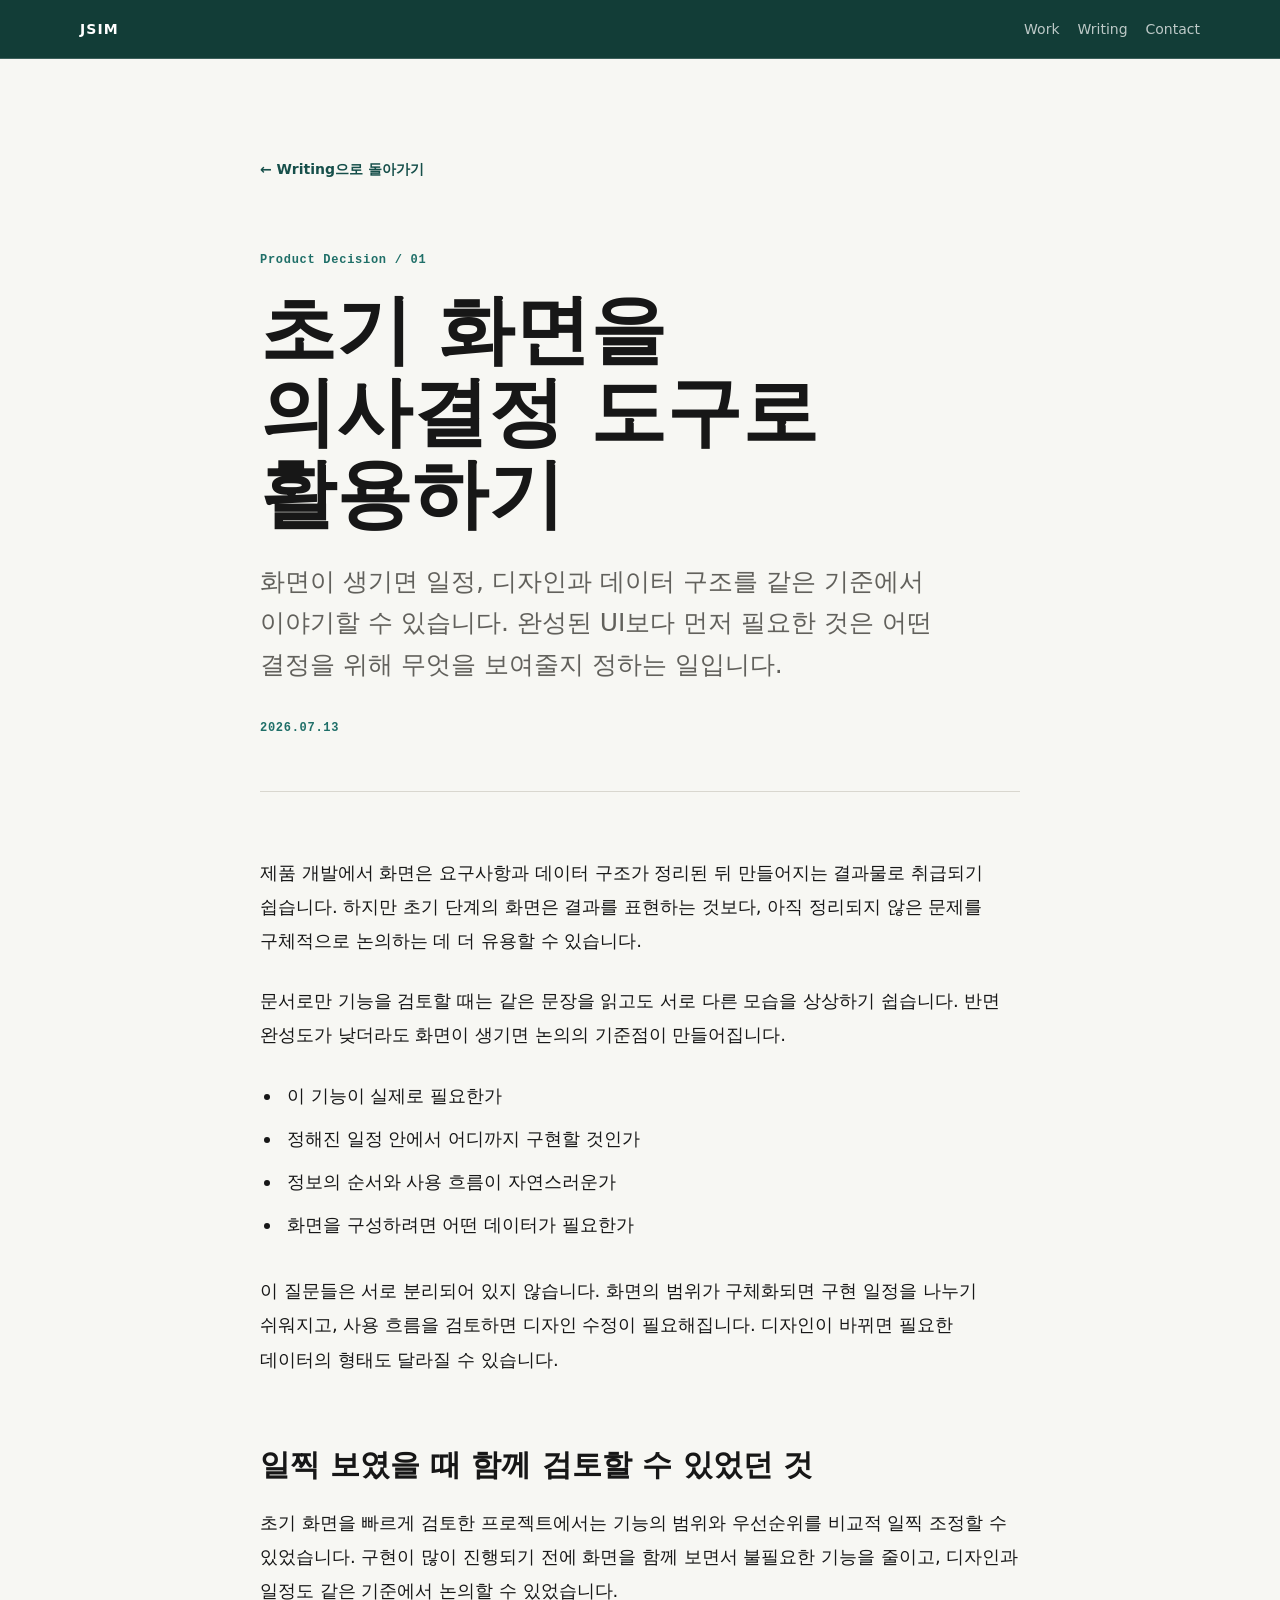
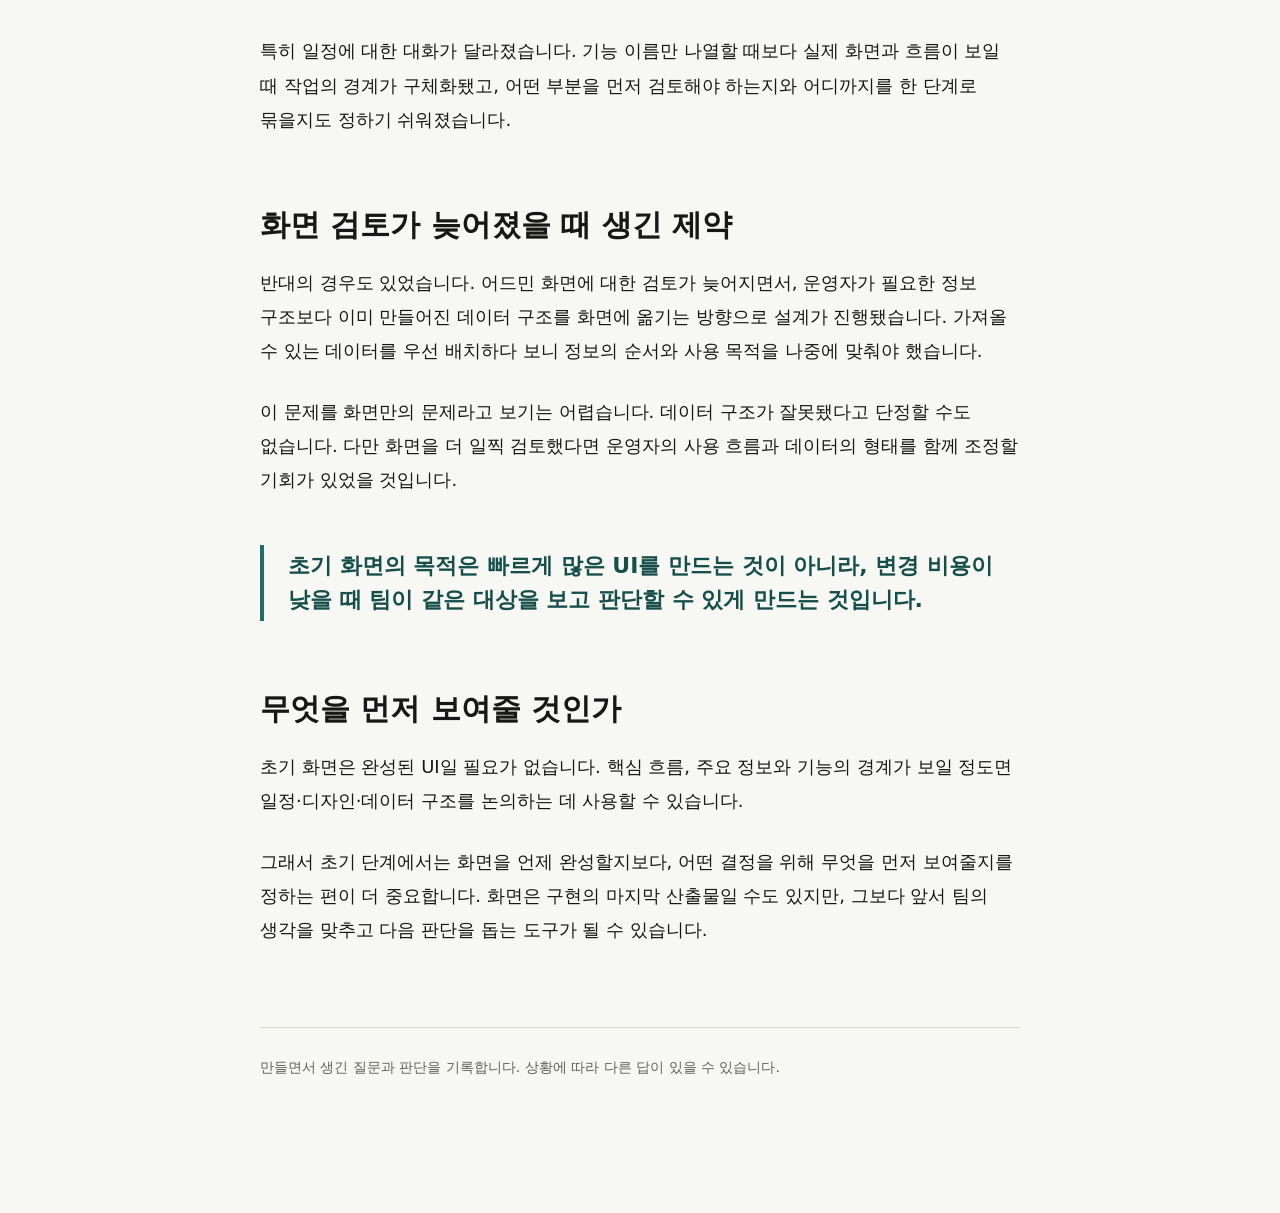
<file: writing/early-interface-decision-tool.html>
<!doctype html>
<html lang="ko">
  <head>
    <meta charset="utf-8" />
    <meta name="viewport" content="width=device-width, initial-scale=1" />
    <meta
      name="description"
      content="초기 화면을 일정, 디자인과 데이터 구조를 함께 검토하는 의사결정 도구로 활용한 경험을 정리합니다."
    />
    <meta name="author" content="JSIM" />
    <meta name="theme-color" content="#123d37" />
    <meta property="og:type" content="article" />
    <meta property="og:locale" content="ko_KR" />
    <meta
      property="og:url"
      content="https://dev-zest.github.io/writing/early-interface-decision-tool.html"
    />
    <meta property="og:title" content="초기 화면을 의사결정 도구로 활용하기 | JSIM" />
    <meta
      property="og:description"
      content="완성된 UI보다 먼저 필요한 것은 어떤 결정을 위해 무엇을 보여줄지 정하는 일입니다."
    />
    <meta
      property="og:image"
      content="https://dev-zest.github.io/assets/og/early-interface-og.png"
    />
    <meta property="og:image:width" content="1200" />
    <meta property="og:image:height" content="630" />
    <meta
      property="og:image:alt"
      content="초기 화면을 의사결정 도구로 활용하기"
    />
    <meta name="twitter:card" content="summary_large_image" />
    <meta
      name="twitter:image"
      content="https://dev-zest.github.io/assets/og/early-interface-og.png"
    />
    <title>초기 화면을 의사결정 도구로 활용하기 | JSIM</title>
    <link
      rel="canonical"
      href="https://dev-zest.github.io/writing/early-interface-decision-tool.html"
    />
    <link rel="icon" href="../favicon.svg" type="image/svg+xml" />
    <link rel="stylesheet" href="../styles.css" />
  </head>
  <body>
    <a class="skip-link" href="#article">본문으로 바로가기</a>
    <header class="site-header" aria-label="상단 내비게이션">
      <a class="brand" href="../index.html">JSIM</a>
      <nav class="nav" aria-label="페이지 섹션">
        <a href="../index.html#work">Work</a>
        <a href="../index.html#writing">Writing</a>
        <a href="../index.html#contact">Contact</a>
      </nav>
    </header>

    <main id="article" class="article-page" tabindex="-1">
      <a class="article-back" href="../index.html#writing">← Writing으로 돌아가기</a>

      <article>
        <header class="article-header">
          <span class="article-category">Product Decision / 01</span>
          <h1 class="article-title">초기 화면을 의사결정 도구로 활용하기</h1>
          <p class="article-lead">
            화면이 생기면 일정, 디자인과 데이터 구조를 같은 기준에서 이야기할 수 있습니다.
            완성된 UI보다 먼저 필요한 것은 어떤 결정을 위해 무엇을 보여줄지 정하는 일입니다.
          </p>
          <time class="article-date" datetime="2026-07-13">2026.07.13</time>
        </header>

        <div class="article-body">
          <p>
            제품 개발에서 화면은 요구사항과 데이터 구조가 정리된 뒤 만들어지는 결과물로
            취급되기 쉽습니다. 하지만 초기 단계의 화면은 결과를 표현하는 것보다, 아직
            정리되지 않은 문제를 구체적으로 논의하는 데 더 유용할 수 있습니다.
          </p>

          <p>
            문서로만 기능을 검토할 때는 같은 문장을 읽고도 서로 다른 모습을 상상하기
            쉽습니다. 반면 완성도가 낮더라도 화면이 생기면 논의의 기준점이 만들어집니다.
          </p>

          <ul>
            <li>이 기능이 실제로 필요한가</li>
            <li>정해진 일정 안에서 어디까지 구현할 것인가</li>
            <li>정보의 순서와 사용 흐름이 자연스러운가</li>
            <li>화면을 구성하려면 어떤 데이터가 필요한가</li>
          </ul>

          <p>
            이 질문들은 서로 분리되어 있지 않습니다. 화면의 범위가 구체화되면 구현
            일정을 나누기 쉬워지고, 사용 흐름을 검토하면 디자인 수정이 필요해집니다.
            디자인이 바뀌면 필요한 데이터의 형태도 달라질 수 있습니다.
          </p>

          <h2>일찍 보였을 때 함께 검토할 수 있었던 것</h2>

          <p>
            초기 화면을 빠르게 검토한 프로젝트에서는 기능의 범위와 우선순위를 비교적
            일찍 조정할 수 있었습니다. 구현이 많이 진행되기 전에 화면을 함께 보면서
            불필요한 기능을 줄이고, 디자인과 일정도 같은 기준에서 논의할 수 있었습니다.
          </p>

          <p>
            특히 일정에 대한 대화가 달라졌습니다. 기능 이름만 나열할 때보다 실제 화면과
            흐름이 보일 때 작업의 경계가 구체화됐고, 어떤 부분을 먼저 검토해야 하는지와
            어디까지를 한 단계로 묶을지도 정하기 쉬워졌습니다.
          </p>

          <h2>화면 검토가 늦어졌을 때 생긴 제약</h2>

          <p>
            반대의 경우도 있었습니다. 어드민 화면에 대한 검토가 늦어지면서, 운영자가
            필요한 정보 구조보다 이미 만들어진 데이터 구조를 화면에 옮기는 방향으로
            설계가 진행됐습니다. 가져올 수 있는 데이터를 우선 배치하다 보니 정보의 순서와
            사용 목적을 나중에 맞춰야 했습니다.
          </p>

          <p>
            이 문제를 화면만의 문제라고 보기는 어렵습니다. 데이터 구조가 잘못됐다고
            단정할 수도 없습니다. 다만 화면을 더 일찍 검토했다면 운영자의 사용 흐름과
            데이터의 형태를 함께 조정할 기회가 있었을 것입니다.
          </p>

          <p class="article-note">
            초기 화면의 목적은 빠르게 많은 UI를 만드는 것이 아니라, 변경 비용이 낮을 때
            팀이 같은 대상을 보고 판단할 수 있게 만드는 것입니다.
          </p>

          <h2>무엇을 먼저 보여줄 것인가</h2>

          <p>
            초기 화면은 완성된 UI일 필요가 없습니다. 핵심 흐름, 주요 정보와 기능의 경계가
            보일 정도면 일정·디자인·데이터 구조를 논의하는 데 사용할 수 있습니다.
          </p>

          <p>
            그래서 초기 단계에서는 화면을 언제 완성할지보다, 어떤 결정을 위해 무엇을
            먼저 보여줄지를 정하는 편이 더 중요합니다. 화면은 구현의 마지막 산출물일 수도
            있지만, 그보다 앞서 팀의 생각을 맞추고 다음 판단을 돕는 도구가 될 수 있습니다.
          </p>
        </div>

        <footer class="article-footer">
          <p>만들면서 생긴 질문과 판단을 기록합니다. 상황에 따라 다른 답이 있을 수 있습니다.</p>
        </footer>
      </article>
    </main>
  </body>
</html>
</file>
<file: styles.css>
:root {
  color-scheme: light;
  --bg: #f7f7f3;
  --surface: #ffffff;
  --text: #171717;
  --muted: #62615c;
  --line: #d9d7cf;
  --accent: #1f6f68;
  --accent-dark: #164f4a;
  --soft: #e9eee9;
  --max: 1120px;
}

* {
  box-sizing: border-box;
}

html {
  scroll-behavior: smooth;
  overflow-x: clip;
}

body {
  margin: 0;
  overflow-x: clip;
  background: var(--bg);
  color: var(--text);
  font-family:
    Pretendard, ui-sans-serif, system-ui, -apple-system, BlinkMacSystemFont,
    "Segoe UI", sans-serif;
  line-height: 1.6;
  word-break: keep-all;
}

a {
  color: inherit;
  text-decoration: none;
}

.sr-only {
  position: absolute;
  width: 1px;
  height: 1px;
  padding: 0;
  margin: -1px;
  overflow: hidden;
  clip: rect(0, 0, 0, 0);
  white-space: nowrap;
  border: 0;
}

.skip-link {
  position: fixed;
  top: 10px;
  left: 16px;
  z-index: 100;
  padding: 10px 14px;
  border-radius: 8px;
  background: #fff;
  color: #123d37;
  font-weight: 800;
  transform: translateY(-160%);
  transition: transform 120ms ease;
}

.skip-link:focus {
  transform: translateY(0);
}

a:focus-visible,
[tabindex="-1"]:focus-visible {
  outline: 3px solid #e3a33b;
  outline-offset: 4px;
}

main:focus {
  outline: none;
}

.site-header {
  position: sticky;
  top: 0;
  z-index: 10;
  display: flex;
  align-items: center;
  justify-content: space-between;
  width: 100%;
  margin: 0;
  padding: 18px max(16px, calc((100% - var(--max)) / 2));
  background: #123d37;
  border-bottom: 1px solid rgb(255 255 255 / 18%);
}

.brand {
  color: #fff;
  font-size: 14px;
  font-weight: 800;
  letter-spacing: 0.08em;
}

.nav {
  display: flex;
  gap: 18px;
  color: rgb(255 255 255 / 72%);
  font-size: 14px;
}

.nav a:hover {
  color: #9fd8ce;
}

.section {
  width: min(var(--max), calc(100% - 32px));
  margin: 0 auto;
}

#top,
#scenes,
#work,
#chapters,
#writing,
#principles,
#contact {
  scroll-margin-top: 112px;
}

.section {
  padding: 88px 0;
  border-bottom: 1px solid var(--line);
}

.hero {
  min-height: calc(100vh - 68px);
  display: grid;
  grid-template-columns: minmax(0, 1.35fr) minmax(280px, 0.65fr);
  gap: 56px;
  align-items: center;
  padding-top: 72px;
}

.eyebrow,
.section-label,
.work-meta {
  margin: 0 0 14px;
  color: var(--accent);
  font-size: 12px;
  font-weight: 800;
  letter-spacing: 0.08em;
  text-transform: uppercase;
}

h1,
h2,
h3,
p {
  margin-top: 0;
}

h1 {
  max-width: 860px;
  margin-bottom: 28px;
  font-size: clamp(52px, 8vw, 112px);
  line-height: 0.98;
  font-weight: 850;
  letter-spacing: 0;
}

h2 {
  margin-bottom: 24px;
  font-size: clamp(30px, 4vw, 54px);
  line-height: 1.08;
  letter-spacing: 0;
}

h3 {
  margin-bottom: 12px;
  font-size: 24px;
  line-height: 1.2;
}

.hero-lead {
  max-width: 720px;
  margin-bottom: 32px;
  color: var(--muted);
  font-size: clamp(19px, 2.1vw, 25px);
  line-height: 1.55;
}

.hero-actions {
  display: flex;
  flex-wrap: wrap;
  gap: 12px;
}

.button {
  display: inline-flex;
  min-height: 44px;
  align-items: center;
  justify-content: center;
  border: 1px solid var(--line);
  padding: 10px 16px;
  background: transparent;
  color: var(--text);
  font-weight: 700;
}

.button.primary {
  border-color: var(--accent);
  background: var(--accent);
  color: #fff;
}

.button:hover {
  border-color: var(--accent);
}

.system-signature {
  align-self: stretch;
  display: grid;
  align-content: center;
  border-left: 1px solid var(--line);
  padding-left: 28px;
}

.signature-row {
  display: grid;
  grid-template-columns: 36px minmax(90px, 1fr) 24px minmax(0, 1.2fr);
  gap: 12px;
  align-items: baseline;
  border-top: 1px solid var(--line);
  padding: 20px 0;
  font-family: ui-monospace, SFMono-Regular, Menlo, Monaco, Consolas, monospace;
}

.signature-row:last-child {
  border-bottom: 1px solid var(--line);
}

.signature-index {
  color: var(--accent);
  font-size: 12px;
  font-weight: 800;
}

.signature-from,
.signature-arrow {
  color: var(--muted);
  font-size: 13px;
  font-weight: 700;
}

.signature-row strong {
  color: var(--text);
  font-size: clamp(22px, 2.5vw, 36px);
  line-height: 1;
  letter-spacing: 0;
}

.about {
  display: grid;
  grid-template-columns: 220px minmax(0, 1fr);
  gap: 52px;
}

.about-copy {
  max-width: 820px;
}

.about-copy p,
.scene p,
.focus-item p,
.work-item p,
.site-footer p {
  color: var(--muted);
  font-size: 18px;
}

.focus {
  padding-top: 72px;
}

.focus-grid {
  display: grid;
  grid-template-columns: repeat(3, 1fr);
  gap: 1px;
  border: 1px solid var(--line);
  background: var(--line);
}

.focus-item {
  min-height: 330px;
  padding: 28px;
  background: #123d37;
  color: #fff;
}

.focus-item span,
.footer-kicker {
  display: block;
  margin-bottom: 42px;
  color: #9fd8ce;
  font-family: ui-monospace, SFMono-Regular, Menlo, Monaco, Consolas, monospace;
  font-size: 12px;
  font-weight: 800;
  letter-spacing: 0.07em;
}

.focus-item h3 {
  max-width: 290px;
  font-size: 26px;
}

.focus-item p {
  margin-bottom: 0;
  color: rgb(255 255 255 / 70%);
  font-size: 16px;
}

.footer-kicker {
  margin-bottom: 10px;
}

.section-heading {
  max-width: 780px;
  margin-bottom: 36px;
}

.scene-list {
  display: grid;
  grid-template-columns: repeat(3, 1fr);
  gap: 1px;
  background: var(--line);
  border: 1px solid var(--line);
}

.scene {
  min-height: 420px;
  display: flex;
  flex-direction: column;
  padding: 28px;
  background: var(--surface);
}

.scene-number {
  width: fit-content;
  margin-bottom: 56px;
  color: var(--accent);
  font-family: ui-monospace, SFMono-Regular, Menlo, Monaco, Consolas, monospace;
  font-size: 14px;
  font-weight: 800;
}

.scene p {
  margin-bottom: 28px;
}

.evidence-list {
  display: flex;
  flex-wrap: wrap;
  gap: 8px;
  margin: auto 0 0;
  padding: 0;
  list-style: none;
}

.evidence-list li {
  border: 1px solid var(--line);
  padding: 6px 9px;
  background: var(--soft);
  color: var(--accent-dark);
  font-size: 13px;
  font-weight: 700;
  overflow-wrap: anywhere;
}

.work-list {
  border-top: 1px solid var(--line);
}

.work-item {
  display: grid;
  grid-template-columns: 230px minmax(0, 1fr) 280px;
  gap: 28px;
  align-items: start;
  border-bottom: 1px solid var(--line);
  padding: 28px 0;
}

.work-item h3 {
  margin-bottom: 0;
}

.work-item p {
  margin-bottom: 0;
}

.work-head {
  min-width: 0;
}

.work-evidence {
  display: inline-block;
  margin-top: 14px;
  color: var(--accent);
  font-family: ui-monospace, SFMono-Regular, Menlo, Monaco, Consolas, monospace;
  font-size: 12px;
  font-weight: 800;
}

.work-proof {
  min-width: 0;
}

.proof-label {
  margin-bottom: 8px;
  color: var(--accent);
  font-family: ui-monospace, SFMono-Regular, Menlo, Monaco, Consolas, monospace;
  font-size: 12px;
  font-weight: 800;
  letter-spacing: 0.08em;
  text-transform: uppercase;
}

.proof-tags {
  display: flex;
  flex-wrap: wrap;
  gap: 8px;
  margin: 16px 0 0;
  padding: 0;
  list-style: none;
}

.proof-tags li {
  border-top: 1px solid var(--line);
  padding-top: 7px;
  color: var(--accent-dark);
  font-family: ui-monospace, SFMono-Regular, Menlo, Monaco, Consolas, monospace;
  font-size: 12px;
  font-weight: 800;
}

.work-item a {
  color: var(--accent);
  font-weight: 800;
  overflow-wrap: anywhere;
  word-break: break-word;
}

.work-item a:hover {
  color: var(--accent-dark);
}

.work-preview {
  display: block;
  margin-bottom: 14px;
}

.work-preview img {
  display: block;
  width: 100%;
  aspect-ratio: 4 / 3;
  border: 1px solid var(--line);
  background: var(--soft);
  object-fit: cover;
  object-position: center;
}

.work-preview-top img {
  object-position: center top;
}

.work-public-proof {
  min-width: 0;
  border-left: 1px solid var(--line);
  padding-left: 18px;
}

.work-public-proof:not(:has(.work-preview)) {
  padding-top: 2px;
}

.work-public-proof p {
  margin-bottom: 12px;
  font-size: 15px;
  line-height: 1.55;
}

.work-public-proof .public-proof-label {
  margin-bottom: 7px;
  color: var(--accent);
  font-family: ui-monospace, SFMono-Regular, Menlo, Monaco, Consolas, monospace;
  font-size: 12px;
  font-weight: 800;
  letter-spacing: 0.08em;
  text-transform: uppercase;
}

.flow-map {
  margin: 0 0 16px;
}

.thickness-map-wrap {
  border-top: 1px solid var(--line);
  border-bottom: 1px solid var(--line);
  padding: 10px 0 7px;
}

.thickness-map {
  display: grid;
  grid-template-columns: repeat(14, minmax(0, 1fr));
  grid-template-rows: repeat(5, minmax(0, 1fr));
  gap: 1px;
  width: 100%;
  aspect-ratio: 2.8 / 1;
  overflow: hidden;
  background: var(--line);
}

.thickness-map span {
  min-width: 0;
  min-height: 0;
}

.variation-cool-3 { background: #2866ad; }
.variation-cool-2 { background: #4598cf; }
.variation-cool-1 { background: #8bcdd8; }
.variation-mid { background: #e8ece7; }
.variation-warm-1 { background: #f2d171; }
.variation-warm-2 { background: #ed9360; }
.variation-warm-3 { background: #c94a45; }

.map-caption,
.flow-route {
  color: var(--accent-dark);
  font-family: ui-monospace, SFMono-Regular, Menlo, Monaco, Consolas, monospace;
  font-size: 10px;
  font-weight: 800;
  letter-spacing: 0.06em;
}

.map-caption {
  display: flex;
  align-items: center;
  justify-content: space-between;
  gap: 12px;
  margin-top: 6px;
}

.map-legend {
  display: flex;
  align-items: center;
  gap: 6px;
  white-space: nowrap;
}

.map-legend span {
  display: inline-flex;
  align-items: center;
  gap: 3px;
}

.map-legend span::before {
  width: 7px;
  height: 7px;
  content: "";
}

.legend-thin::before { background: #4598cf; }
.legend-mid::before { background: #e8ece7; }
.legend-thick::before { background: #c94a45; }

.flow-route {
  display: flex;
  flex-wrap: wrap;
  gap: 5px;
  margin: 10px 0 0;
  line-height: 1.5;
}

.flow-route i {
  color: var(--accent);
  font-style: normal;
}

.role-tags {
  display: flex;
  flex-wrap: wrap;
  gap: 7px;
  margin: 0 0 12px;
  padding: 0;
  list-style: none;
}

.role-tags li {
  border: 1px solid var(--line);
  padding: 5px 8px;
  background: var(--soft);
  color: var(--accent-dark);
  font-family: ui-monospace, SFMono-Regular, Menlo, Monaco, Consolas, monospace;
  font-size: 11px;
  font-weight: 800;
  line-height: 1.2;
}

.work-public-proof > a:not(.work-preview) {
  display: inline-block;
  margin-top: 2px;
}

.chapters {
  padding-bottom: 0;
}

.chapter-list {
  border-top: 1px solid var(--line);
}

.evidence-chapter {
  display: grid;
  grid-template-columns: 320px minmax(0, 1fr);
  gap: 48px;
  border-bottom: 1px solid var(--line);
  padding: 48px 0;
}

.chapter-meta {
  min-width: 0;
}

.chapter-index {
  margin: 0 0 18px;
  color: var(--accent);
  font-family: ui-monospace, SFMono-Regular, Menlo, Monaco, Consolas, monospace;
  font-size: 34px;
  font-weight: 800;
  line-height: 1;
}

.chapter-content {
  min-width: 0;
}

.chapter-lead {
  max-width: 800px;
  margin-bottom: 30px;
  font-size: clamp(21px, 2.4vw, 31px);
  font-weight: 750;
  line-height: 1.35;
}

.chapter-details {
  display: grid;
  grid-template-columns: repeat(2, minmax(0, 1fr));
  margin: 0;
  border-top: 1px solid var(--line);
}

.chapter-details > div {
  min-width: 0;
  border-bottom: 1px solid var(--line);
  padding: 16px 18px 18px 0;
}

.chapter-details > div:nth-child(odd) {
  padding-right: 28px;
}

.chapter-details > div:nth-child(even) {
  border-left: 1px solid var(--line);
  padding-left: 28px;
}

.chapter-details dt {
  margin-bottom: 8px;
  color: var(--accent);
  font-family: ui-monospace, SFMono-Regular, Menlo, Monaco, Consolas, monospace;
  font-size: 11px;
  font-weight: 800;
  letter-spacing: 0.08em;
  text-transform: uppercase;
}

.chapter-details dd {
  margin: 0;
  color: var(--muted);
  font-size: 15px;
  line-height: 1.6;
}

.other-evidence-list {
  display: grid;
  grid-template-columns: repeat(2, minmax(0, 1fr));
  margin: 0;
  padding: 0;
  list-style: none;
  border-top: 1px solid var(--line);
}

.other-evidence-list li {
  display: grid;
  grid-template-columns: 134px minmax(0, 1fr);
  gap: 8px 16px;
  min-width: 0;
  border-bottom: 1px solid var(--line);
  padding: 18px 22px 18px 0;
}

.other-evidence-list li:nth-child(even) {
  border-left: 1px solid var(--line);
  padding-left: 22px;
  padding-right: 0;
}

.other-evidence-list span {
  grid-row: 1 / span 2;
  color: var(--accent);
  font-family: ui-monospace, SFMono-Regular, Menlo, Monaco, Consolas, monospace;
  font-size: 11px;
  font-weight: 800;
}

.other-evidence-list strong {
  font-size: 16px;
  line-height: 1.25;
}

.other-evidence-list p {
  margin-bottom: 0;
  color: var(--muted);
  font-size: 14px;
  line-height: 1.45;
}

.writing-card {
  display: grid;
  grid-template-columns: 120px minmax(0, 1fr) auto;
  gap: 32px;
  align-items: start;
  border-top: 1px solid var(--line);
  border-bottom: 1px solid var(--line);
  padding: 30px 0;
}

.writing-card + .writing-card {
  border-top: 0;
}

.writing-meta {
  display: flex;
  gap: 10px;
  flex-direction: column;
  color: var(--muted);
  font-family: ui-monospace, SFMono-Regular, Menlo, Monaco, Consolas, monospace;
  font-size: 12px;
  font-weight: 800;
}

.writing-meta span {
  color: var(--accent);
}

.writing-copy {
  max-width: 720px;
}

.writing-copy > p:first-child {
  margin-bottom: 8px;
  color: var(--accent);
  font-size: 12px;
  font-weight: 800;
  letter-spacing: 0.07em;
  text-transform: uppercase;
}

.writing-copy h3 {
  font-size: clamp(26px, 3vw, 38px);
}

.writing-copy > p:last-child {
  margin-bottom: 0;
  color: var(--muted);
  font-size: 17px;
}

.writing-link {
  display: inline-flex;
  min-height: 44px;
  align-items: center;
  gap: 10px;
  border-bottom: 1px solid var(--accent);
  color: var(--accent-dark);
  font-weight: 800;
  white-space: nowrap;
}

.writing-link:hover {
  color: var(--accent);
}

.article-page {
  width: min(760px, calc(100% - 40px));
  margin: 0 auto;
  padding: 88px 0 120px;
}

.article-back {
  display: inline-flex;
  min-height: 44px;
  align-items: center;
  margin-bottom: 54px;
  color: var(--accent-dark);
  font-size: 14px;
  font-weight: 800;
}

.article-back:hover {
  color: var(--accent);
}

.article-header {
  margin-bottom: 64px;
  border-bottom: 1px solid var(--line);
  padding-bottom: 52px;
}

.article-category,
.article-date {
  color: var(--accent);
  font-family: ui-monospace, SFMono-Regular, Menlo, Monaco, Consolas, monospace;
  font-size: 12px;
  font-weight: 800;
  letter-spacing: 0.06em;
}

.article-title {
  max-width: 720px;
  margin: 18px 0 26px;
  font-size: clamp(46px, 7vw, 76px);
  line-height: 1.08;
}

.article-lead {
  max-width: 680px;
  margin-bottom: 28px;
  color: var(--muted);
  font-size: clamp(20px, 2.4vw, 25px);
  line-height: 1.65;
}

.article-body {
  font-size: 18px;
  line-height: 1.9;
}

.article-body h2 {
  margin: 68px 0 22px;
  font-size: 30px;
  line-height: 1.3;
}

.article-body p {
  margin-bottom: 26px;
}

.article-body ul {
  margin: 12px 0 32px;
  padding-left: 22px;
}

.article-body li {
  margin-bottom: 9px;
  padding-left: 5px;
}

.article-note {
  margin: 48px 0;
  border-left: 4px solid var(--accent);
  padding: 4px 0 4px 24px;
  color: var(--accent-dark);
  font-size: 22px;
  font-weight: 750;
  line-height: 1.55;
}

.article-footer {
  margin-top: 80px;
  border-top: 1px solid var(--line);
  padding-top: 28px;
  color: var(--muted);
  font-size: 14px;
}

.article-footer a {
  display: inline-flex;
  min-height: 44px;
  align-items: center;
  margin-top: 14px;
  color: var(--accent-dark);
  font-weight: 800;
}

.article-footer a:hover {
  color: var(--accent);
}

.capability-rail {
  display: grid;
  grid-template-columns: 180px repeat(3, minmax(0, 1fr));
  margin-top: 52px;
  scroll-margin-top: 88px;
  border-top: 1px solid var(--line);
  border-bottom: 1px solid var(--line);
}

.capability-label,
.capability-item {
  min-width: 0;
  padding: 20px 18px;
}

.capability-label {
  padding-left: 0;
}

.capability-item {
  border-left: 1px solid var(--line);
}

.capability-label span,
.capability-item span {
  color: var(--accent-dark);
  font-family: ui-monospace, SFMono-Regular, Menlo, Monaco, Consolas, monospace;
  font-size: 11px;
  font-weight: 800;
  letter-spacing: 0.05em;
}

.capability-label p {
  margin: 9px 0 0;
  color: var(--muted);
  font-size: 13px;
  line-height: 1.45;
}

.capability-item strong {
  display: block;
  margin-top: 9px;
  font-size: 16px;
  line-height: 1.3;
}

.capability-item p {
  margin: 8px 0 0;
  color: var(--muted);
  font-family: ui-monospace, SFMono-Regular, Menlo, Monaco, Consolas, monospace;
  font-size: 11px;
  line-height: 1.6;
}

.principles {
  margin-top: 0;
  background: #123d37;
  color: #f7f7f3;
}

.principles-inner {
  display: grid;
  grid-template-columns: 320px minmax(0, 1fr);
  width: min(var(--max), calc(100% - 32px));
  margin: 0 auto;
  gap: 48px;
  padding: 96px 0 38px;
}

.principles .section-label {
  color: #9fd8ce;
}

.principles h2 {
  color: #fff;
}

.principle-list {
  margin: 0;
  padding: 0;
  list-style: none;
  counter-reset: principle;
}

.principle-list li {
  counter-increment: principle;
  display: grid;
  grid-template-columns: 54px 1fr;
  gap: 18px;
  border-top: 1px solid rgb(255 255 255 / 22%);
  padding: 22px 0;
  font-size: 24px;
  font-weight: 750;
}

.principle-list li::before {
  content: counter(principle, decimal-leading-zero);
  color: #9fd8ce;
  font-family: ui-monospace, SFMono-Regular, Menlo, Monaco, Consolas, monospace;
  font-size: 14px;
  font-weight: 800;
}

.principle-list li:nth-child(2)::before,
.principle-list li:nth-child(5)::before {
  color: #ffd28f;
}

.principle-list li:nth-child(3)::before {
  color: #a8c9ec;
}

.site-footer {
  display: flex;
  align-items: center;
  justify-content: space-between;
  grid-column: 1 / -1;
  gap: 24px;
  border-top: 1px solid rgb(255 255 255 / 22%);
  padding: 30px 0 18px;
}

.site-footer p {
  max-width: 620px;
  margin-bottom: 0;
  color: rgb(255 255 255 / 78%);
}

.footer-links {
  display: flex;
  gap: 16px;
  color: #fff;
  font-weight: 800;
}

.footer-links a:hover {
  color: #9fd8ce;
}

@media (max-width: 900px) {
  .site-header {
    align-items: flex-start;
    gap: 14px;
    flex-direction: column;
  }

  .nav {
    width: 100%;
    overflow-x: auto;
    padding-bottom: 2px;
  }

  .nav a {
    display: inline-flex;
    align-items: center;
    min-height: 44px;
  }

  .hero,
  .about {
    grid-template-columns: 1fr;
  }

  .hero {
    min-height: auto;
    gap: 36px;
  }

  .system-signature {
    border-left: 0;
    border-top: 1px solid var(--line);
    padding: 18px 0 0;
  }

  .signature-row {
    grid-template-columns: 34px minmax(82px, 1fr) 20px minmax(0, 1fr);
    gap: 8px;
    padding: 16px 0;
  }

  .scene-list {
    grid-template-columns: 1fr;
  }

  .focus-grid {
    grid-template-columns: 1fr;
  }

  .focus-item {
    min-height: 0;
  }

  .scene {
    min-height: auto;
  }

  .scene-number {
    margin-bottom: 28px;
  }

  .work-item {
    grid-template-columns: 1fr;
    gap: 12px;
  }

  .work-public-proof {
    border-left: 0;
    border-top: 1px solid var(--line);
    padding: 18px 0 0;
  }

  .work-preview img {
    aspect-ratio: 16 / 9;
  }

  .evidence-chapter {
    grid-template-columns: 1fr;
    gap: 22px;
    padding: 36px 0;
  }

  .chapter-index {
    margin-bottom: 14px;
  }

  .chapter-details {
    grid-template-columns: 1fr;
  }

  .chapter-details > div,
  .chapter-details > div:nth-child(odd),
  .chapter-details > div:nth-child(even) {
    border-left: 0;
    padding: 15px 0 17px;
  }

  .other-evidence-list {
    grid-template-columns: 1fr;
  }

  .writing-card {
    grid-template-columns: 1fr;
    gap: 20px;
  }

  .writing-meta {
    gap: 14px;
    flex-direction: row;
  }

  .writing-link {
    width: fit-content;
  }

  .other-evidence-list li,
  .other-evidence-list li:nth-child(even) {
    border-left: 0;
    padding: 17px 0;
  }

  .capability-rail {
    grid-template-columns: 1fr;
  }

  .capability-label {
    padding-left: 0;
  }

  .capability-item {
    border-top: 1px solid var(--line);
    border-left: 0;
    padding-right: 0;
    padding-left: 0;
  }

  .principles-inner {
    grid-template-columns: 1fr;
    gap: 30px;
    padding: 72px 0 28px;
  }

  .site-footer {
    align-items: flex-start;
    flex-direction: column;
  }
}

@media (max-width: 560px) {
  .section {
    padding: 64px 0;
  }

  .chapters.section,
  .other-evidence.section {
    padding: 52px 0;
  }

  .evidence-chapter {
    gap: 18px;
    padding: 28px 0;
  }

  .chapter-details > div,
  .chapter-details > div:nth-child(odd),
  .chapter-details > div:nth-child(even) {
    padding: 12px 0 14px;
  }

  .other-evidence-list li,
  .other-evidence-list li:nth-child(even) {
    padding: 14px 0;
  }

  h1 {
    font-size: 52px;
  }

  .article-page {
    width: min(100% - 32px, 760px);
    padding-top: 54px;
  }

  .article-title {
    font-size: 44px;
  }

  .article-body {
    font-size: 17px;
    line-height: 1.85;
  }

  .article-body h2 {
    margin-top: 52px;
    font-size: 26px;
  }

  .hero-lead,
  .about-copy p,
  .scene p,
  .work-item p,
  .site-footer p {
    font-size: 16px;
  }

  .principle-list li {
    grid-template-columns: 40px 1fr;
    font-size: 18px;
  }
}
</file>
